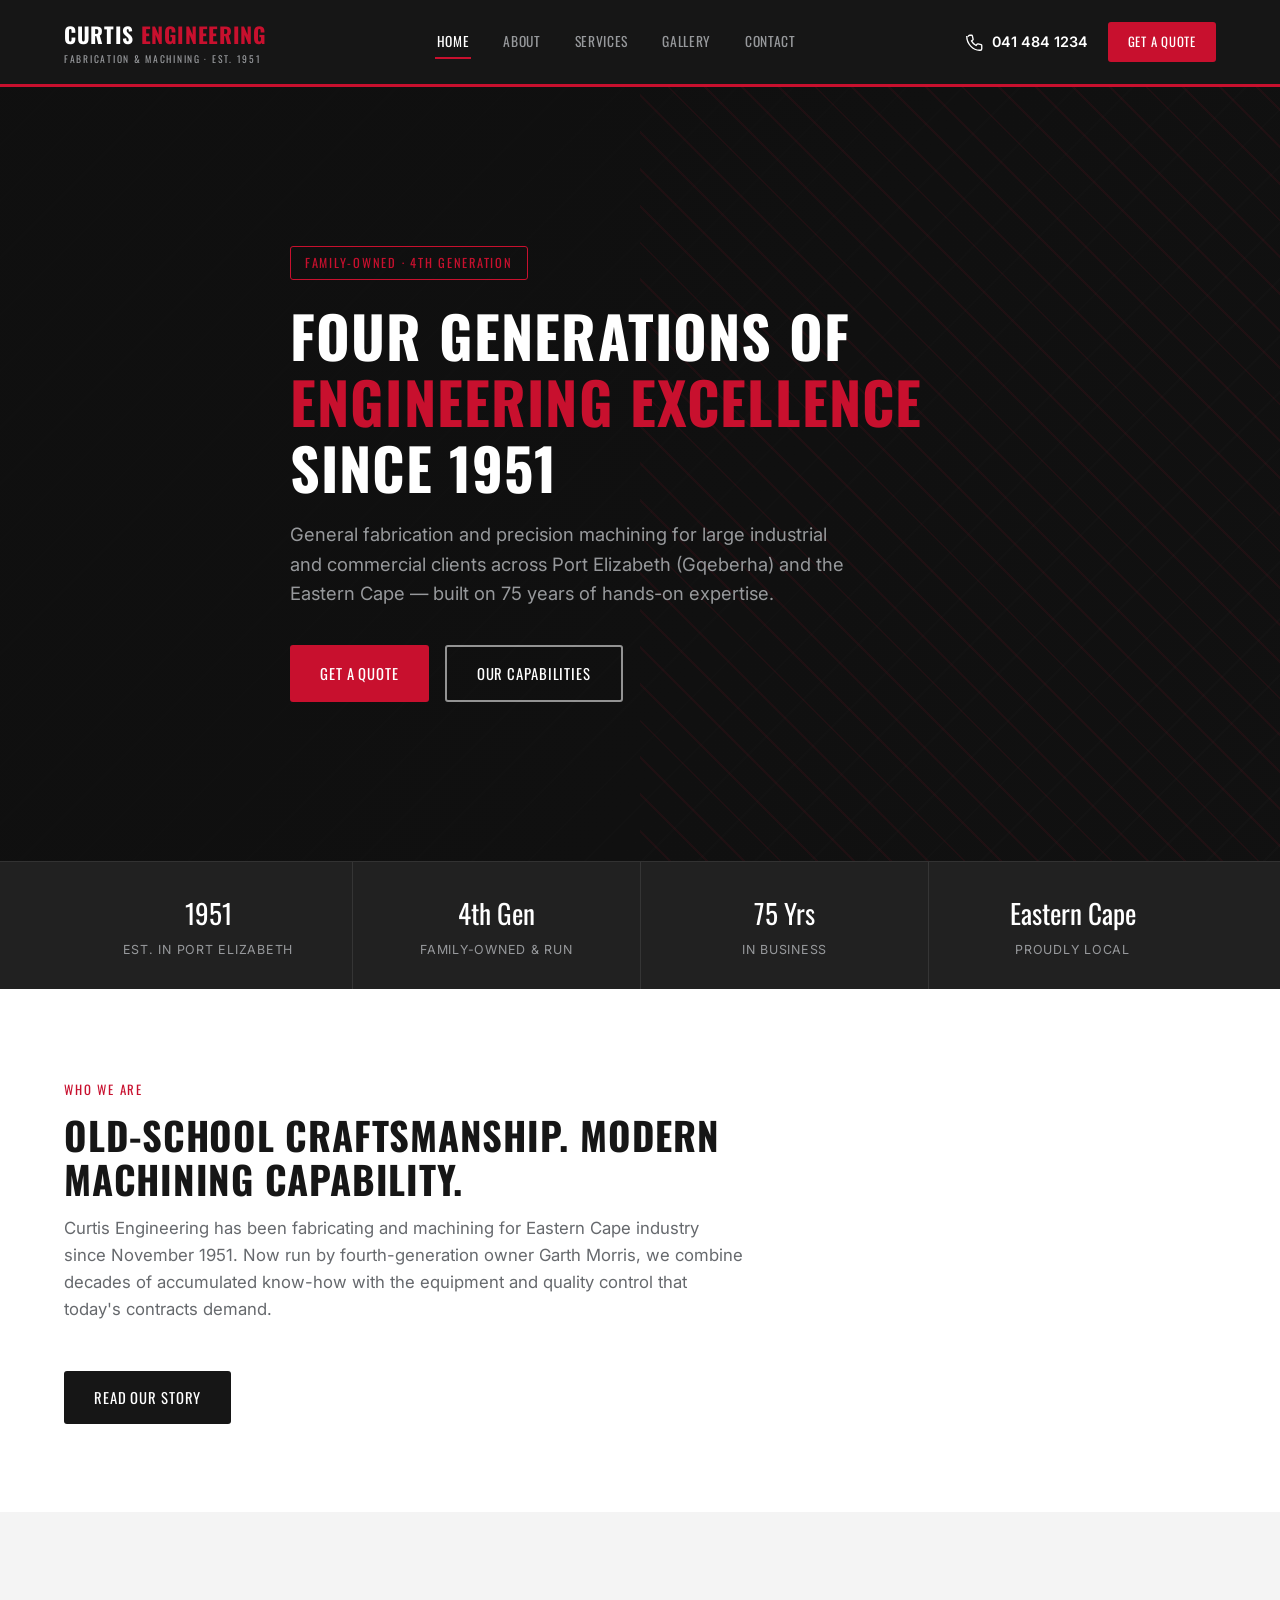
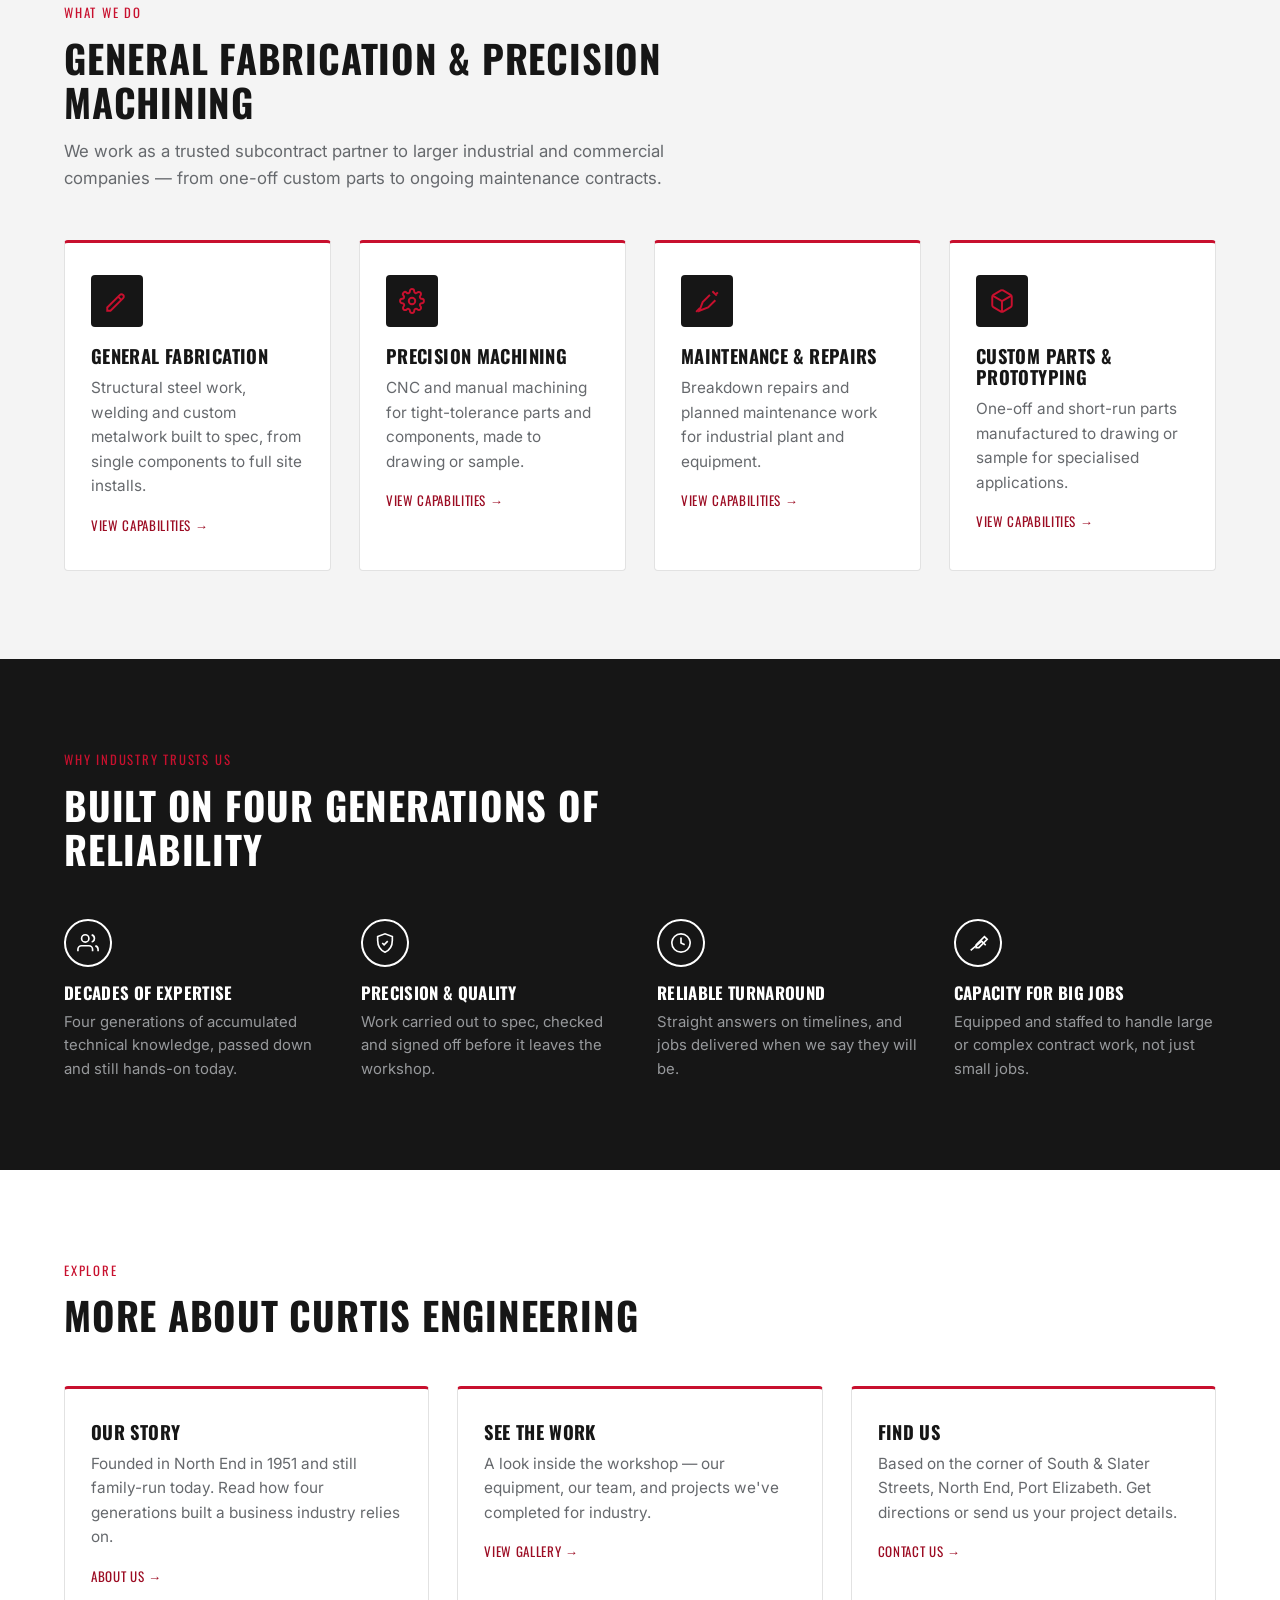
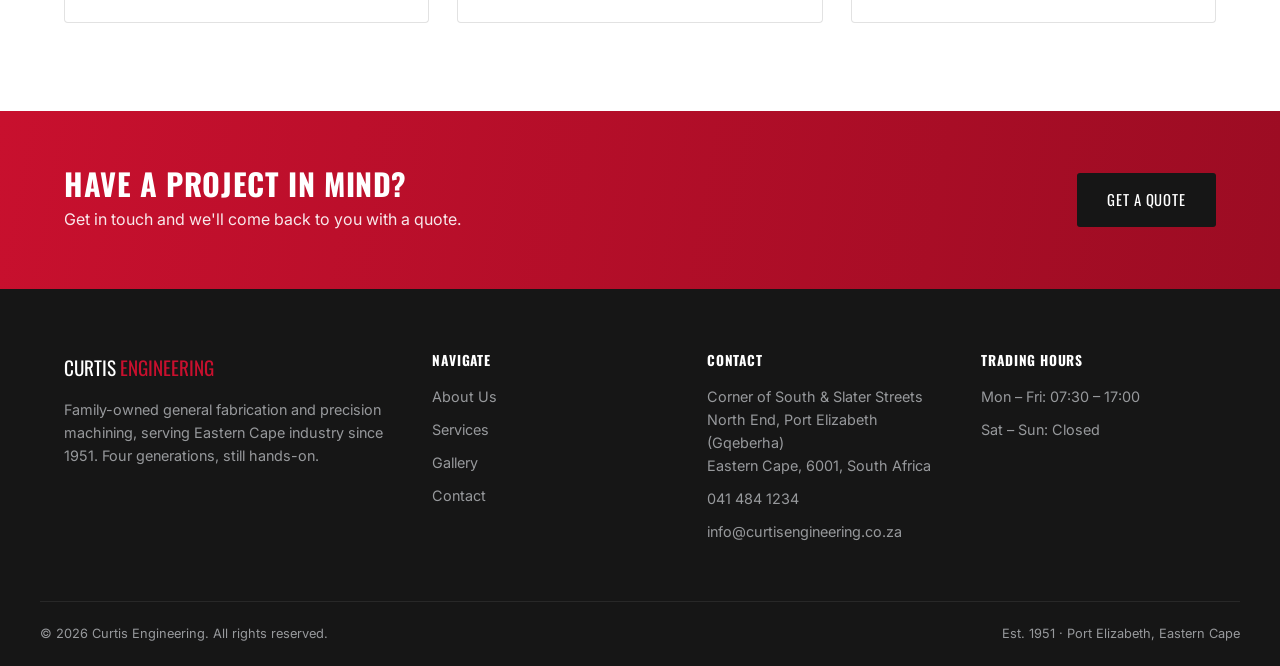
<file: index.html>
<!doctype html>
<html lang="en">
<head>
<meta charset="UTF-8">
<meta name="viewport" content="width=device-width, initial-scale=1">
<title>Curtis Engineering | Fabrication &amp; Machining, Port Elizabeth Since 1951</title>
<meta name="description" content="Family-owned fabrication and precision machining company in North End, Port Elizabeth (Gqeberha), serving industry across the Eastern Cape since 1951. Four generations of engineering expertise.">
<meta property="og:title" content="Curtis Engineering | Fabrication & Machining Since 1951">
<meta property="og:description" content="Four generations of engineering excellence. General fabrication and precision machining for industry in Port Elizabeth, Eastern Cape.">
<meta property="og:type" content="website">
<link rel="icon" type="image/svg+xml" href="assets/favicon.svg">
<link rel="stylesheet" href="css/style.css">
</head>
<body>

<header class="site-header">
  <nav class="nav">
    <a href="index.html" class="nav__logo">
      <span class="nav__logo-main">CURTIS<span> ENGINEERING</span></span>
      <span class="nav__logo-sub">Fabrication &amp; Machining · Est. 1951</span>
    </a>
    <ul class="nav__list">
      <li><a href="index.html" class="nav__link" aria-current="page">Home</a></li>
      <li><a href="about.html" class="nav__link">About</a></li>
      <li><a href="services.html" class="nav__link">Services</a></li>
      <li><a href="gallery.html" class="nav__link">Gallery</a></li>
      <li><a href="contact.html" class="nav__link">Contact</a></li>
      <li class="nav__list-cta"><a href="contact.html" class="btn btn--primary btn--sm">Get a Quote</a></li>
    </ul>
    <div class="nav__right">
      <a href="tel:+27414841234" class="nav__phone">
        <svg width="18" height="18" viewBox="0 0 24 24" fill="none" stroke="currentColor" stroke-width="1.8"><path d="M3 5c0-1.1.9-2 2-2h2.4c.5 0 .95.35 1.06.85l1 4.2c.1.44-.06.9-.42 1.18l-1.7 1.33a13.5 13.5 0 0 0 6.1 6.1l1.33-1.7c.28-.36.74-.52 1.18-.42l4.2 1c.5.11.85.56.85 1.06V21c0 1.1-.9 2-2 2h-1C9.4 23 1 14.6 1 4V5"/></svg>
        041 484 1234
      </a>
      <a href="contact.html" class="btn btn--primary btn--sm">Get a Quote</a>
      <button class="nav__toggle" aria-label="Toggle menu" aria-expanded="false">
        <span></span><span></span><span></span>
      </button>
    </div>
  </nav>
</header>

<main>

  <section class="hero">
    <div class="container">
      <div class="hero__content">
        <span class="hero__badge">Family-Owned &middot; 4th Generation</span>
        <h1 class="hero__title">Four Generations of <em>Engineering Excellence</em> Since 1951</h1>
        <p class="hero__subtitle">General fabrication and precision machining for large industrial and commercial clients across Port Elizabeth (Gqeberha) and the Eastern Cape — built on 75 years of hands-on expertise.</p>
        <div class="hero__actions">
          <a href="contact.html" class="btn btn--primary">Get a Quote</a>
          <a href="services.html" class="btn btn--outline">Our Capabilities</a>
        </div>
      </div>
    </div>
  </section>

  <div class="trust-bar">
    <div class="container trust-bar__grid">
      <div class="trust-bar__item">
        <div class="trust-bar__number">1951</div>
        <div class="trust-bar__label">Est. In Port Elizabeth</div>
      </div>
      <div class="trust-bar__item">
        <div class="trust-bar__number">4th Gen</div>
        <div class="trust-bar__label">Family-Owned &amp; Run</div>
      </div>
      <div class="trust-bar__item">
        <div class="trust-bar__number">75 Yrs</div>
        <div class="trust-bar__label">In Business</div>
      </div>
      <div class="trust-bar__item">
        <div class="trust-bar__number">Eastern Cape</div>
        <div class="trust-bar__label">Proudly Local</div>
      </div>
    </div>
  </div>

  <section class="section">
    <div class="container">
      <div class="section__header">
        <span class="section__eyebrow">Who We Are</span>
        <h2 class="section__title">Old-School Craftsmanship. Modern Machining Capability.</h2>
        <p class="section__subtitle">Curtis Engineering has been fabricating and machining for Eastern Cape industry since November 1951. Now run by fourth-generation owner Garth Morris, we combine decades of accumulated know-how with the equipment and quality control that today's contracts demand.</p>
      </div>
      <a href="about.html" class="btn btn--dark">Read Our Story</a>
    </div>
  </section>

  <section class="section section--alt">
    <div class="container">
      <div class="section__header">
        <span class="section__eyebrow">What We Do</span>
        <h2 class="section__title">General Fabrication &amp; Precision Machining</h2>
        <p class="section__subtitle">We work as a trusted subcontract partner to larger industrial and commercial companies — from one-off custom parts to ongoing maintenance contracts.</p>
      </div>
      <div class="card-grid">
        <div class="card">
          <div class="card__icon">
            <svg width="26" height="26" viewBox="0 0 24 24" fill="none" stroke="currentColor" stroke-width="1.8"><path d="M14.7 6.3 3 18v3h3L17.7 9.3a2 2 0 0 0 0-2.83l-.17-.17a2 2 0 0 0-2.83 0Z"/><path d="M13 8l3 3"/></svg>
          </div>
          <h3 class="card__title">General Fabrication</h3>
          <p class="card__text">Structural steel work, welding and custom metalwork built to spec, from single components to full site installs.</p>
          <a href="services.html" class="card__link">View Capabilities &rarr;</a>
        </div>
        <div class="card">
          <div class="card__icon">
            <svg width="26" height="26" viewBox="0 0 24 24" fill="none" stroke="currentColor" stroke-width="1.8"><circle cx="12" cy="12" r="3"/><path d="M19.4 15a1.65 1.65 0 0 0 .33 1.82l.06.06a2 2 0 1 1-2.83 2.83l-.06-.06a1.65 1.65 0 0 0-1.82-.33 1.65 1.65 0 0 0-1 1.51V21a2 2 0 0 1-4 0v-.09A1.65 1.65 0 0 0 9 19.4a1.65 1.65 0 0 0-1.82.33l-.06.06a2 2 0 1 1-2.83-2.83l.06-.06A1.65 1.65 0 0 0 4.68 15a1.65 1.65 0 0 0-1.51-1H3a2 2 0 0 1 0-4h.09A1.65 1.65 0 0 0 4.6 9a1.65 1.65 0 0 0-.33-1.82l-.06-.06a2 2 0 1 1 2.83-2.83l.06.06A1.65 1.65 0 0 0 9 4.68a1.65 1.65 0 0 0 1-1.51V3a2 2 0 0 1 4 0v.09a1.65 1.65 0 0 0 1 1.51 1.65 1.65 0 0 0 1.82-.33l.06-.06a2 2 0 1 1 2.83 2.83l-.06.06A1.65 1.65 0 0 0 19.4 9c.14.36.4.68.75.86.24.13.5.19.76.14H21a2 2 0 0 1 0 4h-.09a1.65 1.65 0 0 0-1.51 1Z"/></svg>
          </div>
          <h3 class="card__title">Precision Machining</h3>
          <p class="card__text">CNC and manual machining for tight-tolerance parts and components, made to drawing or sample.</p>
          <a href="services.html" class="card__link">View Capabilities &rarr;</a>
        </div>
        <div class="card">
          <div class="card__icon">
            <svg width="26" height="26" viewBox="0 0 24 24" fill="none" stroke="currentColor" stroke-width="1.8"><path d="M14.7 6.3 8 13l-3 8 8-3 6.7-6.7"/><path d="M2 22l3.5-3.5"/><path d="m17 3 4 4"/><path d="M20.5 5.5 22 4"/></svg>
          </div>
          <h3 class="card__title">Maintenance &amp; Repairs</h3>
          <p class="card__text">Breakdown repairs and planned maintenance work for industrial plant and equipment.</p>
          <a href="services.html" class="card__link">View Capabilities &rarr;</a>
        </div>
        <div class="card">
          <div class="card__icon">
            <svg width="26" height="26" viewBox="0 0 24 24" fill="none" stroke="currentColor" stroke-width="1.8"><path d="M21 16V8a2 2 0 0 0-1-1.73l-7-4a2 2 0 0 0-2 0l-7 4A2 2 0 0 0 3 8v8a2 2 0 0 0 1 1.73l7 4a2 2 0 0 0 2 0l7-4A2 2 0 0 0 21 16Z"/><path d="M3.27 6.96 12 12l8.73-5.04"/><path d="M12 22.08V12"/></svg>
          </div>
          <h3 class="card__title">Custom Parts &amp; Prototyping</h3>
          <p class="card__text">One-off and short-run parts manufactured to drawing or sample for specialised applications.</p>
          <a href="services.html" class="card__link">View Capabilities &rarr;</a>
        </div>
      </div>
    </div>
  </section>

  <section class="section section--dark">
    <div class="container">
      <div class="section__header">
        <span class="section__eyebrow">Why Industry Trusts Us</span>
        <h2 class="section__title">Built On Four Generations Of Reliability</h2>
      </div>
      <div class="feature-row">
        <div class="feature">
          <div class="feature__icon">
            <svg width="22" height="22" viewBox="0 0 24 24" fill="none" stroke="currentColor" stroke-width="1.8"><path d="M17 21v-2a4 4 0 0 0-4-4H5a4 4 0 0 0-4 4v2"/><circle cx="9" cy="7" r="4"/><path d="M23 21v-2a4 4 0 0 0-3-3.87"/><path d="M16 3.13a4 4 0 0 1 0 7.75"/></svg>
          </div>
          <h3>Decades Of Expertise</h3>
          <p>Four generations of accumulated technical knowledge, passed down and still hands-on today.</p>
        </div>
        <div class="feature">
          <div class="feature__icon">
            <svg width="22" height="22" viewBox="0 0 24 24" fill="none" stroke="currentColor" stroke-width="1.8"><path d="m9 12 2 2 4-4"/><path d="M12 22c6-2.5 8-7.5 8-13V5l-8-3-8 3v4c0 5.5 2 10.5 8 13Z"/></svg>
          </div>
          <h3>Precision &amp; Quality</h3>
          <p>Work carried out to spec, checked and signed off before it leaves the workshop.</p>
        </div>
        <div class="feature">
          <div class="feature__icon">
            <svg width="22" height="22" viewBox="0 0 24 24" fill="none" stroke="currentColor" stroke-width="1.8"><circle cx="12" cy="12" r="10"/><path d="M12 6v6l4 2"/></svg>
          </div>
          <h3>Reliable Turnaround</h3>
          <p>Straight answers on timelines, and jobs delivered when we say they will be.</p>
        </div>
        <div class="feature">
          <div class="feature__icon">
            <svg width="22" height="22" viewBox="0 0 24 24" fill="none" stroke="currentColor" stroke-width="1.8"><path d="M20.4 14.5 16 10 4 20"/><path d="m21 7-2-2-9 9v3h3l9-9Z"/></svg>
          </div>
          <h3>Capacity For Big Jobs</h3>
          <p>Equipped and staffed to handle large or complex contract work, not just small jobs.</p>
        </div>
      </div>
    </div>
  </section>

  <section class="section">
    <div class="container">
      <div class="section__header">
        <span class="section__eyebrow">Explore</span>
        <h2 class="section__title">More About Curtis Engineering</h2>
      </div>
      <div class="card-grid">
        <div class="card">
          <h3 class="card__title">Our Story</h3>
          <p class="card__text">Founded in North End in 1951 and still family-run today. Read how four generations built a business industry relies on.</p>
          <a href="about.html" class="card__link">About Us &rarr;</a>
        </div>
        <div class="card">
          <h3 class="card__title">See The Work</h3>
          <p class="card__text">A look inside the workshop — our equipment, our team, and projects we've completed for industry.</p>
          <a href="gallery.html" class="card__link">View Gallery &rarr;</a>
        </div>
        <div class="card">
          <h3 class="card__title">Find Us</h3>
          <p class="card__text">Based on the corner of South &amp; Slater Streets, North End, Port Elizabeth. Get directions or send us your project details.</p>
          <a href="contact.html" class="card__link">Contact Us &rarr;</a>
        </div>
      </div>
    </div>
  </section>

  <div class="cta-banner">
    <div class="container cta-banner__inner">
      <div>
        <h2>Have A Project In Mind?</h2>
        <p>Get in touch and we'll come back to you with a quote.</p>
      </div>
      <a href="contact.html" class="btn btn--dark">Get A Quote</a>
    </div>
  </div>

</main>

<footer class="site-footer">
  <div class="container footer__grid">
    <div class="footer__col">
      <div class="footer__logo">CURTIS<span> ENGINEERING</span></div>
      <p>Family-owned general fabrication and precision machining, serving Eastern Cape industry since 1951. Four generations, still hands-on.</p>
    </div>
    <div class="footer__col">
      <h4>Navigate</h4>
      <ul>
        <li><a href="about.html">About Us</a></li>
        <li><a href="services.html">Services</a></li>
        <li><a href="gallery.html">Gallery</a></li>
        <li><a href="contact.html">Contact</a></li>
      </ul>
    </div>
    <div class="footer__col">
      <h4>Contact</h4>
      <p>Corner of South &amp; Slater Streets<br>North End, Port Elizabeth (Gqeberha)<br>Eastern Cape, 6001, South Africa</p>
      <p><a href="tel:+27414841234">041 484 1234</a></p>
      <p><a href="mailto:info@curtisengineering.co.za">info@curtisengineering.co.za</a></p>
    </div>
    <div class="footer__col">
      <h4>Trading Hours</h4>
      <p>Mon &ndash; Fri: 07:30 &ndash; 17:00</p>
      <p>Sat &ndash; Sun: Closed</p>
    </div>
  </div>
  <div class="container footer__bottom">
    <span>&copy; <span id="year"></span> Curtis Engineering. All rights reserved.</span>
    <span>Est. 1951 &middot; Port Elizabeth, Eastern Cape</span>
  </div>
</footer>

<script src="js/main.js"></script>
</body>
</html>
</file>
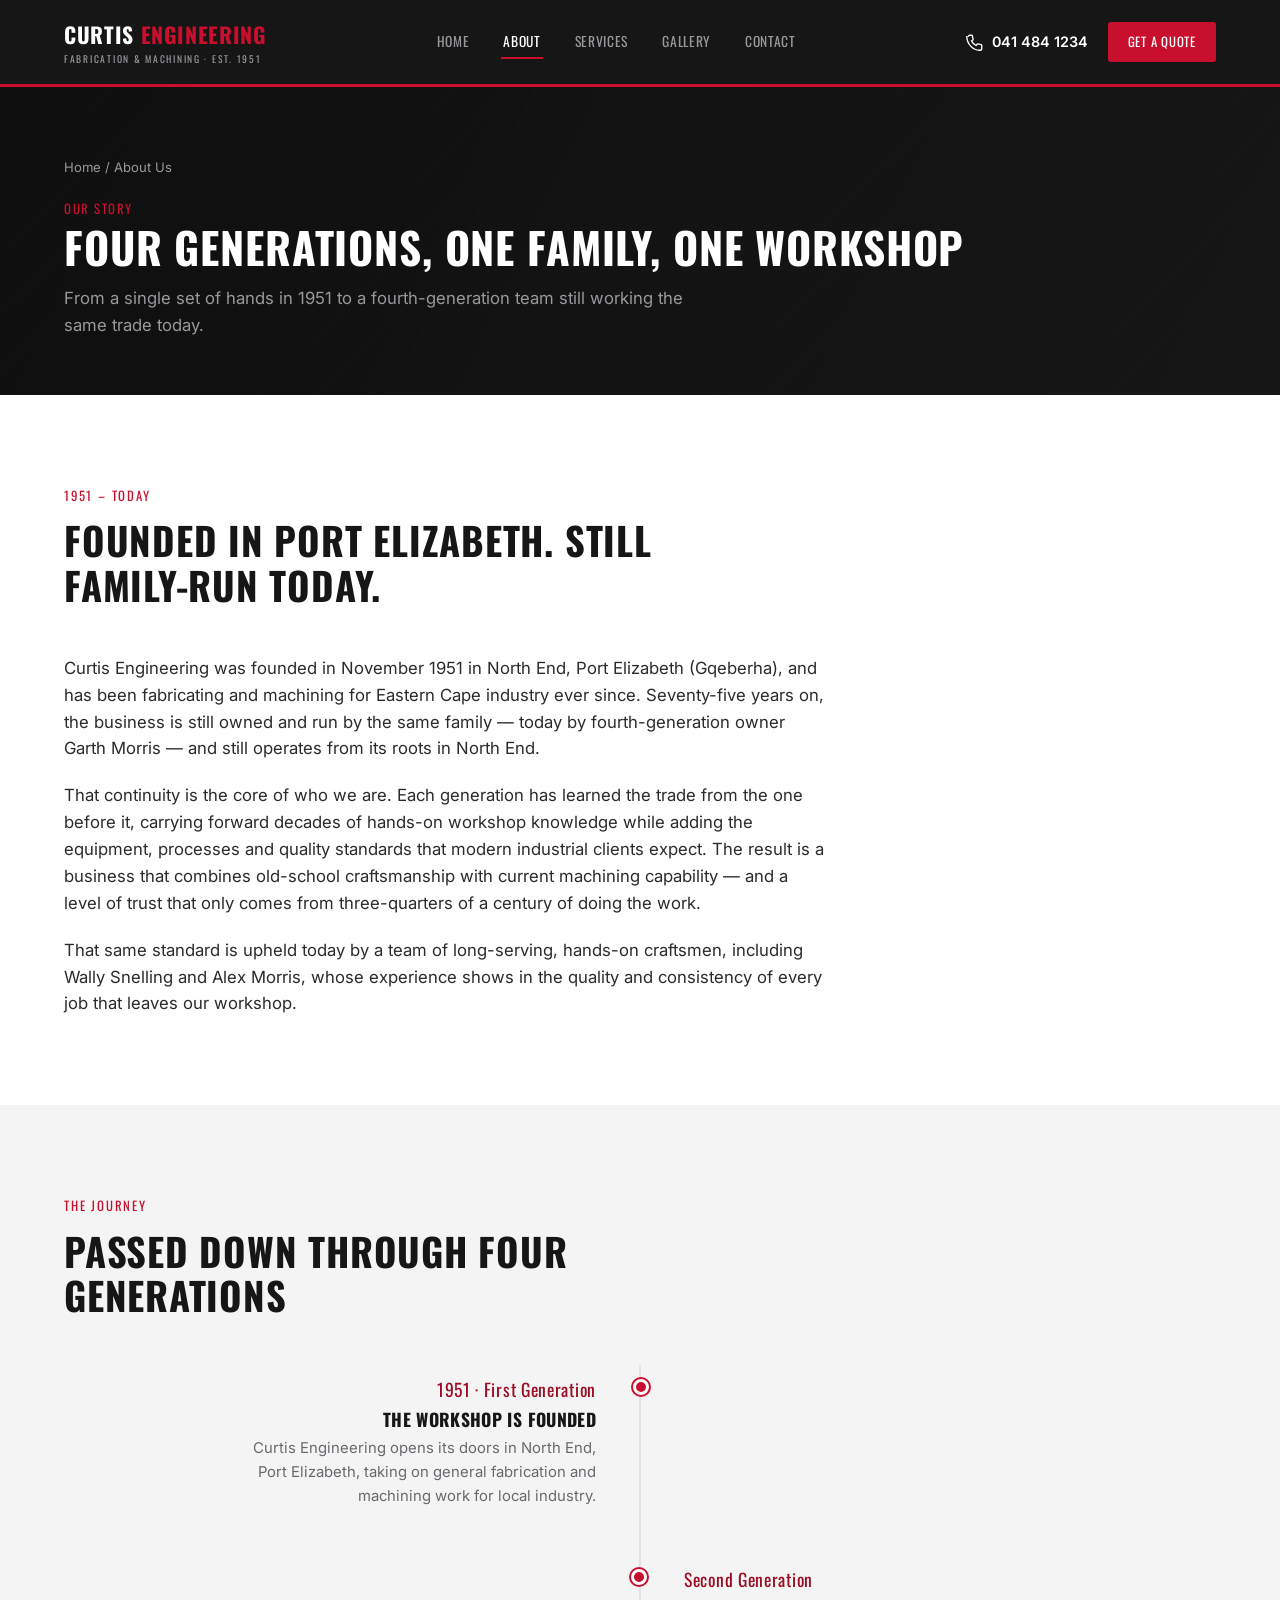
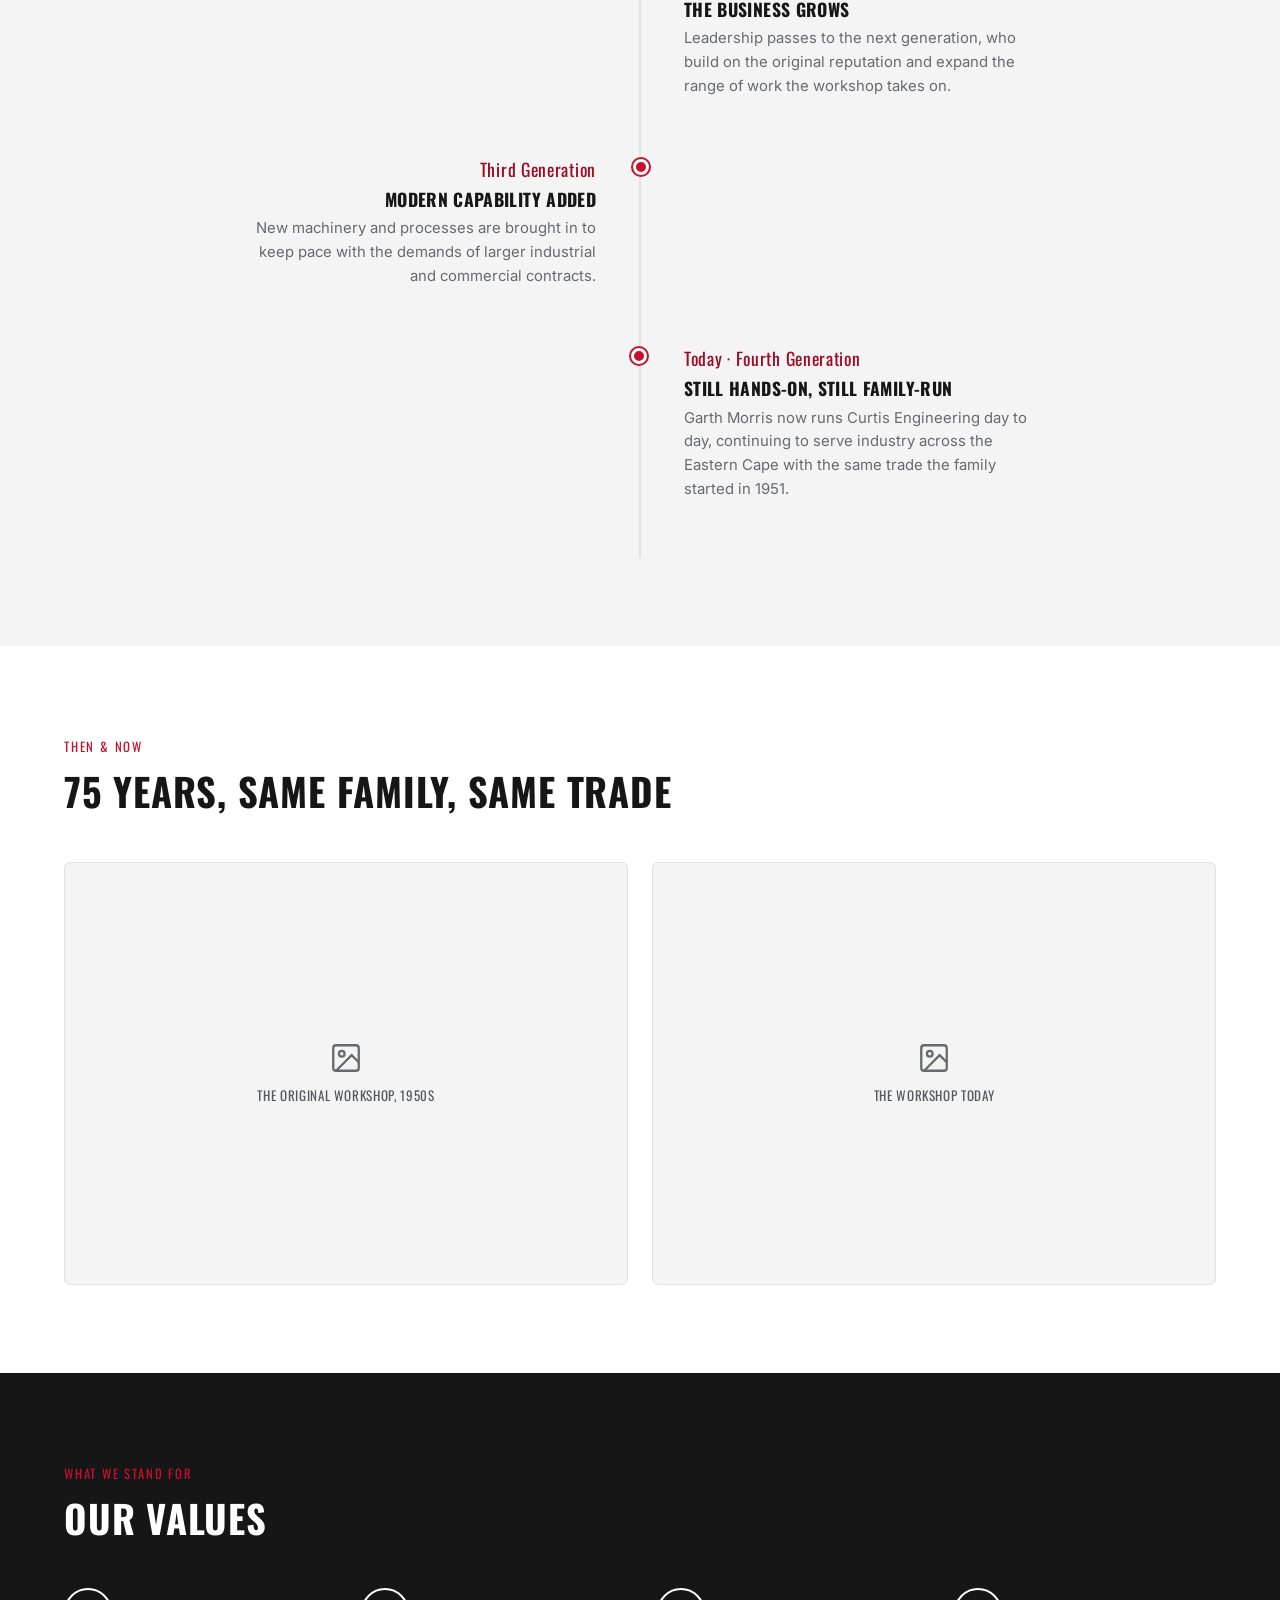
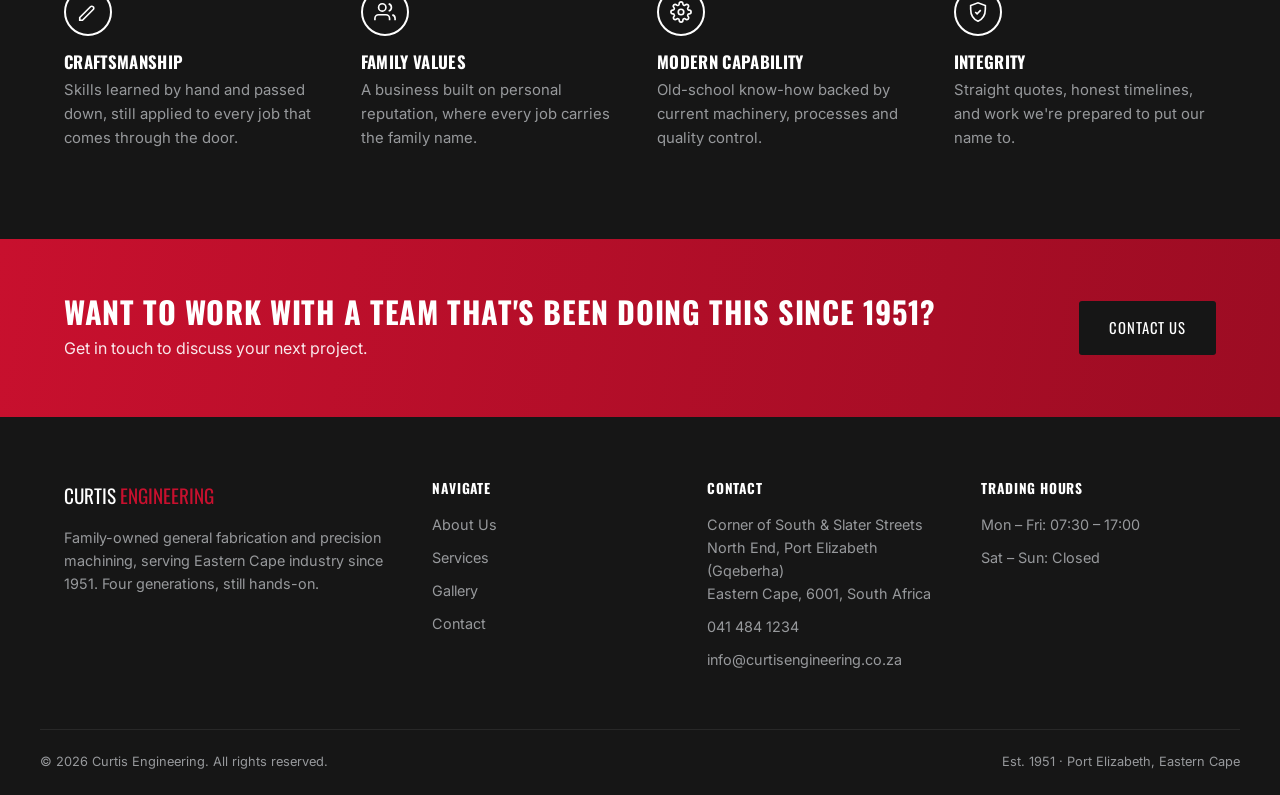
<file: about.html>
<!doctype html>
<html lang="en">
<head>
<meta charset="UTF-8">
<meta name="viewport" content="width=device-width, initial-scale=1">
<title>About Us | Curtis Engineering &mdash; Four Generations Since 1951</title>
<meta name="description" content="The story of Curtis Engineering: founded in November 1951 in Port Elizabeth, now run by fourth-generation owner Garth Morris, combining old-school craftsmanship with modern machining capability.">
<link rel="icon" type="image/svg+xml" href="assets/favicon.svg">
<link rel="stylesheet" href="css/style.css">
</head>
<body>

<header class="site-header">
  <nav class="nav">
    <a href="index.html" class="nav__logo">
      <span class="nav__logo-main">CURTIS<span> ENGINEERING</span></span>
      <span class="nav__logo-sub">Fabrication &amp; Machining · Est. 1951</span>
    </a>
    <ul class="nav__list">
      <li><a href="index.html" class="nav__link">Home</a></li>
      <li><a href="about.html" class="nav__link" aria-current="page">About</a></li>
      <li><a href="services.html" class="nav__link">Services</a></li>
      <li><a href="gallery.html" class="nav__link">Gallery</a></li>
      <li><a href="contact.html" class="nav__link">Contact</a></li>
      <li class="nav__list-cta"><a href="contact.html" class="btn btn--primary btn--sm">Get a Quote</a></li>
    </ul>
    <div class="nav__right">
      <a href="tel:+27414841234" class="nav__phone">
        <svg width="18" height="18" viewBox="0 0 24 24" fill="none" stroke="currentColor" stroke-width="1.8"><path d="M3 5c0-1.1.9-2 2-2h2.4c.5 0 .95.35 1.06.85l1 4.2c.1.44-.06.9-.42 1.18l-1.7 1.33a13.5 13.5 0 0 0 6.1 6.1l1.33-1.7c.28-.36.74-.52 1.18-.42l4.2 1c.5.11.85.56.85 1.06V21c0 1.1-.9 2-2 2h-1C9.4 23 1 14.6 1 4V5"/></svg>
        041 484 1234
      </a>
      <a href="contact.html" class="btn btn--primary btn--sm">Get a Quote</a>
      <button class="nav__toggle" aria-label="Toggle menu" aria-expanded="false">
        <span></span><span></span><span></span>
      </button>
    </div>
  </nav>
</header>

<main>

  <div class="page-header">
    <div class="container">
      <div class="breadcrumb"><a href="index.html">Home</a> / About Us</div>
      <span class="page-header__eyebrow">Our Story</span>
      <h1>Four Generations, One Family, One Workshop</h1>
      <p>From a single set of hands in 1951 to a fourth-generation team still working the same trade today.</p>
    </div>
  </div>

  <section class="section">
    <div class="container">
      <div class="section__header">
        <span class="section__eyebrow">1951 &ndash; Today</span>
        <h2 class="section__title">Founded In Port Elizabeth. Still Family-Run Today.</h2>
      </div>
      <p style="max-width:760px; font-size:1.05rem; color:var(--text-body); margin-bottom:20px;">
        Curtis Engineering was founded in November 1951 in North End, Port Elizabeth (Gqeberha), and has been fabricating and machining for Eastern Cape industry ever since. Seventy-five years on, the business is still owned and run by the same family &mdash; today by fourth-generation owner Garth Morris &mdash; and still operates from its roots in North End.
      </p>
      <p style="max-width:760px; font-size:1.05rem; color:var(--text-body); margin-bottom:20px;">
        That continuity is the core of who we are. Each generation has learned the trade from the one before it, carrying forward decades of hands-on workshop knowledge while adding the equipment, processes and quality standards that modern industrial clients expect. The result is a business that combines old-school craftsmanship with current machining capability &mdash; and a level of trust that only comes from three-quarters of a century of doing the work.
      </p>
      <p style="max-width:760px; font-size:1.05rem; color:var(--text-body);">
        That same standard is upheld today by a team of long-serving, hands-on craftsmen, including Wally Snelling and Alex Morris, whose experience shows in the quality and consistency of every job that leaves our workshop.
      </p>
    </div>
  </section>

  <section class="section section--alt">
    <div class="container">
      <div class="section__header">
        <span class="section__eyebrow">The Journey</span>
        <h2 class="section__title">Passed Down Through Four Generations</h2>
      </div>
      <div class="timeline">
        <div class="timeline__item">
          <span class="timeline__dot"></span>
          <div class="timeline__year">1951 &middot; First Generation</div>
          <h3>The Workshop Is Founded</h3>
          <p>Curtis Engineering opens its doors in North End, Port Elizabeth, taking on general fabrication and machining work for local industry.</p>
        </div>
        <div class="timeline__item">
          <span class="timeline__dot"></span>
          <div class="timeline__year">Second Generation</div>
          <h3>The Business Grows</h3>
          <p>Leadership passes to the next generation, who build on the original reputation and expand the range of work the workshop takes on.</p>
        </div>
        <div class="timeline__item">
          <span class="timeline__dot"></span>
          <div class="timeline__year">Third Generation</div>
          <h3>Modern Capability Added</h3>
          <p>New machinery and processes are brought in to keep pace with the demands of larger industrial and commercial contracts.</p>
        </div>
        <div class="timeline__item">
          <span class="timeline__dot"></span>
          <div class="timeline__year">Today &middot; Fourth Generation</div>
          <h3>Still Hands-On, Still Family-Run</h3>
          <p>Garth Morris now runs Curtis Engineering day to day, continuing to serve industry across the Eastern Cape with the same trade the family started in 1951.</p>
        </div>
      </div>
    </div>
  </section>

  <section class="section">
    <div class="container">
      <div class="section__header">
        <span class="section__eyebrow">Then &amp; Now</span>
        <h2 class="section__title">75 Years, Same Family, Same Trade</h2>
      </div>
      <div class="then-now">
        <div class="then-now__frame">
          <svg width="34" height="34" viewBox="0 0 24 24" fill="none" stroke="currentColor" stroke-width="1.6"><rect x="3" y="3" width="18" height="18" rx="2"/><circle cx="9" cy="9" r="2"/><path d="m21 15-5-5L5 21"/></svg>
          <span class="label">The Original Workshop, 1950s</span>
        </div>
        <div class="then-now__frame">
          <svg width="34" height="34" viewBox="0 0 24 24" fill="none" stroke="currentColor" stroke-width="1.6"><rect x="3" y="3" width="18" height="18" rx="2"/><circle cx="9" cy="9" r="2"/><path d="m21 15-5-5L5 21"/></svg>
          <span class="label">The Workshop Today</span>
        </div>
      </div>
    </div>
  </section>

  <section class="section section--dark">
    <div class="container">
      <div class="section__header">
        <span class="section__eyebrow">What We Stand For</span>
        <h2 class="section__title">Our Values</h2>
      </div>
      <div class="feature-row">
        <div class="feature">
          <div class="feature__icon">
            <svg width="22" height="22" viewBox="0 0 24 24" fill="none" stroke="currentColor" stroke-width="1.8"><path d="M14.7 6.3 3 18v3h3L17.7 9.3a2 2 0 0 0 0-2.83l-.17-.17a2 2 0 0 0-2.83 0Z"/></svg>
          </div>
          <h3>Craftsmanship</h3>
          <p>Skills learned by hand and passed down, still applied to every job that comes through the door.</p>
        </div>
        <div class="feature">
          <div class="feature__icon">
            <svg width="22" height="22" viewBox="0 0 24 24" fill="none" stroke="currentColor" stroke-width="1.8"><path d="M17 21v-2a4 4 0 0 0-4-4H5a4 4 0 0 0-4 4v2"/><circle cx="9" cy="7" r="4"/><path d="M23 21v-2a4 4 0 0 0-3-3.87"/><path d="M16 3.13a4 4 0 0 1 0 7.75"/></svg>
          </div>
          <h3>Family Values</h3>
          <p>A business built on personal reputation, where every job carries the family name.</p>
        </div>
        <div class="feature">
          <div class="feature__icon">
            <svg width="22" height="22" viewBox="0 0 24 24" fill="none" stroke="currentColor" stroke-width="1.8"><circle cx="12" cy="12" r="3"/><path d="M19.4 15a1.65 1.65 0 0 0 .33 1.82l.06.06a2 2 0 1 1-2.83 2.83l-.06-.06a1.65 1.65 0 0 0-1.82-.33 1.65 1.65 0 0 0-1 1.51V21a2 2 0 0 1-4 0v-.09A1.65 1.65 0 0 0 9 19.4a1.65 1.65 0 0 0-1.82.33l-.06.06a2 2 0 1 1-2.83-2.83l.06-.06A1.65 1.65 0 0 0 4.68 15a1.65 1.65 0 0 0-1.51-1H3a2 2 0 0 1 0-4h.09A1.65 1.65 0 0 0 4.6 9a1.65 1.65 0 0 0-.33-1.82l-.06-.06a2 2 0 1 1 2.83-2.83l.06.06A1.65 1.65 0 0 0 9 4.68a1.65 1.65 0 0 0 1-1.51V3a2 2 0 0 1 4 0v.09a1.65 1.65 0 0 0 1 1.51 1.65 1.65 0 0 0 1.82-.33l.06-.06a2 2 0 1 1 2.83 2.83l-.06.06A1.65 1.65 0 0 0 19.4 9c.14.36.4.68.75.86.24.13.5.19.76.14H21a2 2 0 0 1 0 4h-.09a1.65 1.65 0 0 0-1.51 1Z"/></svg>
          </div>
          <h3>Modern Capability</h3>
          <p>Old-school know-how backed by current machinery, processes and quality control.</p>
        </div>
        <div class="feature">
          <div class="feature__icon">
            <svg width="22" height="22" viewBox="0 0 24 24" fill="none" stroke="currentColor" stroke-width="1.8"><path d="m9 12 2 2 4-4"/><path d="M12 22c6-2.5 8-7.5 8-13V5l-8-3-8 3v4c0 5.5 2 10.5 8 13Z"/></svg>
          </div>
          <h3>Integrity</h3>
          <p>Straight quotes, honest timelines, and work we're prepared to put our name to.</p>
        </div>
      </div>
    </div>
  </section>

  <div class="cta-banner">
    <div class="container cta-banner__inner">
      <div>
        <h2>Want To Work With A Team That's Been Doing This Since 1951?</h2>
        <p>Get in touch to discuss your next project.</p>
      </div>
      <a href="contact.html" class="btn btn--dark">Contact Us</a>
    </div>
  </div>

</main>

<footer class="site-footer">
  <div class="container footer__grid">
    <div class="footer__col">
      <div class="footer__logo">CURTIS<span> ENGINEERING</span></div>
      <p>Family-owned general fabrication and precision machining, serving Eastern Cape industry since 1951. Four generations, still hands-on.</p>
    </div>
    <div class="footer__col">
      <h4>Navigate</h4>
      <ul>
        <li><a href="about.html">About Us</a></li>
        <li><a href="services.html">Services</a></li>
        <li><a href="gallery.html">Gallery</a></li>
        <li><a href="contact.html">Contact</a></li>
      </ul>
    </div>
    <div class="footer__col">
      <h4>Contact</h4>
      <p>Corner of South &amp; Slater Streets<br>North End, Port Elizabeth (Gqeberha)<br>Eastern Cape, 6001, South Africa</p>
      <p><a href="tel:+27414841234">041 484 1234</a></p>
      <p><a href="mailto:info@curtisengineering.co.za">info@curtisengineering.co.za</a></p>
    </div>
    <div class="footer__col">
      <h4>Trading Hours</h4>
      <p>Mon &ndash; Fri: 07:30 &ndash; 17:00</p>
      <p>Sat &ndash; Sun: Closed</p>
    </div>
  </div>
  <div class="container footer__bottom">
    <span>&copy; <span id="year"></span> Curtis Engineering. All rights reserved.</span>
    <span>Est. 1951 &middot; Port Elizabeth, Eastern Cape</span>
  </div>
</footer>

<script src="js/main.js"></script>
</body>
</html>
</file>
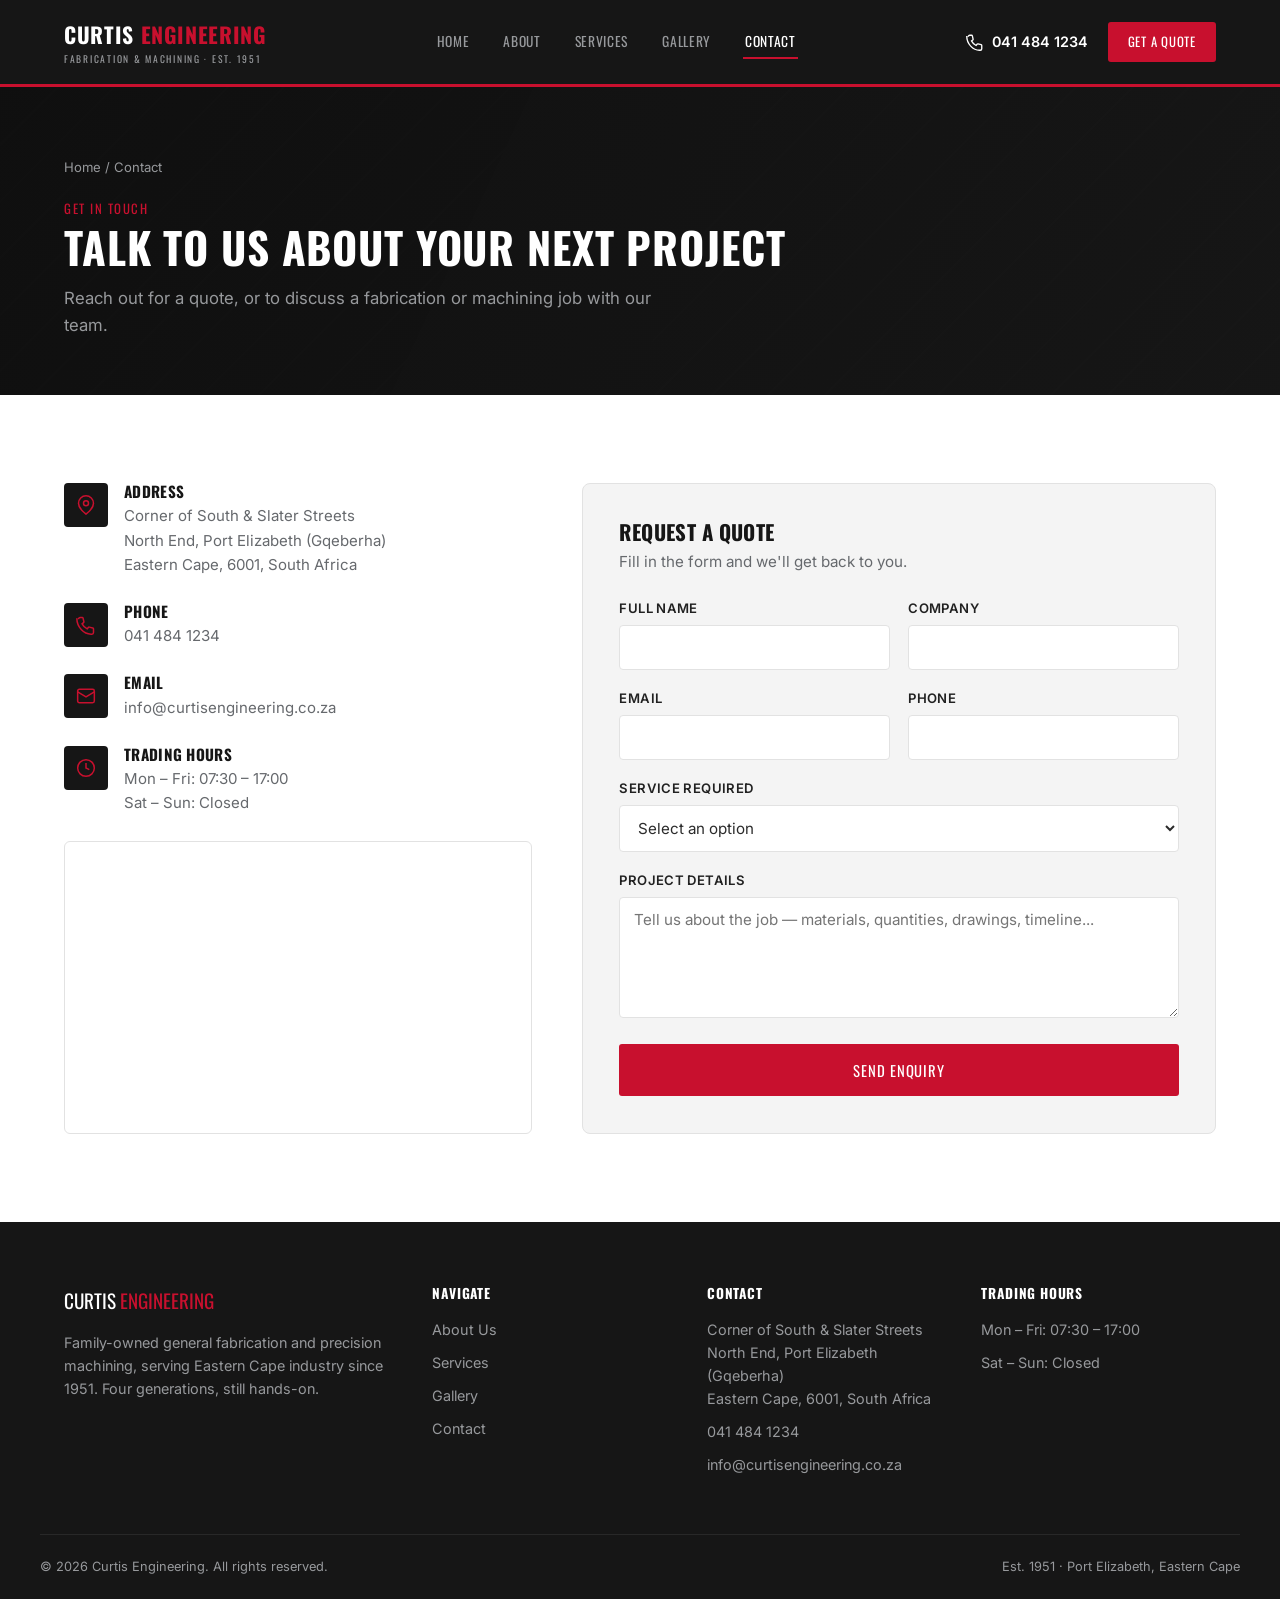
<file: contact.html>
<!doctype html>
<html lang="en">
<head>
<meta charset="UTF-8">
<meta name="viewport" content="width=device-width, initial-scale=1">
<title>Contact Us | Curtis Engineering &mdash; Port Elizabeth</title>
<meta name="description" content="Contact Curtis Engineering for a fabrication or machining quote. Corner of South & Slater Streets, North End, Port Elizabeth (Gqeberha), Eastern Cape.">
<link rel="icon" type="image/svg+xml" href="assets/favicon.svg">
<link rel="stylesheet" href="css/style.css">
</head>
<body>

<header class="site-header">
  <nav class="nav">
    <a href="index.html" class="nav__logo">
      <span class="nav__logo-main">CURTIS<span> ENGINEERING</span></span>
      <span class="nav__logo-sub">Fabrication &amp; Machining · Est. 1951</span>
    </a>
    <ul class="nav__list">
      <li><a href="index.html" class="nav__link">Home</a></li>
      <li><a href="about.html" class="nav__link">About</a></li>
      <li><a href="services.html" class="nav__link">Services</a></li>
      <li><a href="gallery.html" class="nav__link">Gallery</a></li>
      <li><a href="contact.html" class="nav__link" aria-current="page">Contact</a></li>
      <li class="nav__list-cta"><a href="contact.html" class="btn btn--primary btn--sm">Get a Quote</a></li>
    </ul>
    <div class="nav__right">
      <a href="tel:+27414841234" class="nav__phone">
        <svg width="18" height="18" viewBox="0 0 24 24" fill="none" stroke="currentColor" stroke-width="1.8"><path d="M3 5c0-1.1.9-2 2-2h2.4c.5 0 .95.35 1.06.85l1 4.2c.1.44-.06.9-.42 1.18l-1.7 1.33a13.5 13.5 0 0 0 6.1 6.1l1.33-1.7c.28-.36.74-.52 1.18-.42l4.2 1c.5.11.85.56.85 1.06V21c0 1.1-.9 2-2 2h-1C9.4 23 1 14.6 1 4V5"/></svg>
        041 484 1234
      </a>
      <a href="contact.html" class="btn btn--primary btn--sm">Get a Quote</a>
      <button class="nav__toggle" aria-label="Toggle menu" aria-expanded="false">
        <span></span><span></span><span></span>
      </button>
    </div>
  </nav>
</header>

<main>

  <div class="page-header">
    <div class="container">
      <div class="breadcrumb"><a href="index.html">Home</a> / Contact</div>
      <span class="page-header__eyebrow">Get In Touch</span>
      <h1>Talk To Us About Your Next Project</h1>
      <p>Reach out for a quote, or to discuss a fabrication or machining job with our team.</p>
    </div>
  </div>

  <section class="section">
    <div class="container">
      <div class="contact-grid">
        <div class="contact-info">
          <div class="contact-info__item">
            <div class="contact-info__icon">
              <svg width="20" height="20" viewBox="0 0 24 24" fill="none" stroke="currentColor" stroke-width="1.8"><path d="M21 10c0 6-9 13-9 13s-9-7-9-13a9 9 0 0 1 18 0Z"/><circle cx="12" cy="10" r="3"/></svg>
            </div>
            <div>
              <h3>Address</h3>
              <p>Corner of South &amp; Slater Streets<br>North End, Port Elizabeth (Gqeberha)<br>Eastern Cape, 6001, South Africa</p>
            </div>
          </div>
          <div class="contact-info__item">
            <div class="contact-info__icon">
              <svg width="20" height="20" viewBox="0 0 24 24" fill="none" stroke="currentColor" stroke-width="1.8"><path d="M3 5c0-1.1.9-2 2-2h2.4c.5 0 .95.35 1.06.85l1 4.2c.1.44-.06.9-.42 1.18l-1.7 1.33a13.5 13.5 0 0 0 6.1 6.1l1.33-1.7c.28-.36.74-.52 1.18-.42l4.2 1c.5.11.85.56.85 1.06V21c0 1.1-.9 2-2 2h-1C9.4 23 1 14.6 1 4V5"/></svg>
            </div>
            <div>
              <h3>Phone</h3>
              <p><a href="tel:+27414841234">041 484 1234</a></p>
            </div>
          </div>
          <div class="contact-info__item">
            <div class="contact-info__icon">
              <svg width="20" height="20" viewBox="0 0 24 24" fill="none" stroke="currentColor" stroke-width="1.8"><rect x="2" y="4" width="20" height="16" rx="2"/><path d="m22 7-10 6L2 7"/></svg>
            </div>
            <div>
              <h3>Email</h3>
              <p><a href="mailto:info@curtisengineering.co.za">info@curtisengineering.co.za</a></p>
            </div>
          </div>
          <div class="contact-info__item">
            <div class="contact-info__icon">
              <svg width="20" height="20" viewBox="0 0 24 24" fill="none" stroke="currentColor" stroke-width="1.8"><circle cx="12" cy="12" r="10"/><path d="M12 6v6l4 2"/></svg>
            </div>
            <div>
              <h3>Trading Hours</h3>
              <p>Mon &ndash; Fri: 07:30 &ndash; 17:00<br>Sat &ndash; Sun: Closed</p>
            </div>
          </div>

          <div class="map-embed">
            <iframe
              src="https://www.google.com/maps?q=Corner+of+South+%26+Slater+Streets,+North+End,+Port+Elizabeth,+6001,+South+Africa&output=embed"
              title="Curtis Engineering location map"
              loading="lazy"
              referrerpolicy="no-referrer-when-downgrade">
            </iframe>
          </div>
        </div>

        <div class="form-card">
          <h2 style="font-size:1.3rem; margin-bottom:6px;">Request A Quote</h2>
          <p style="color:var(--text-muted); font-size:0.95rem; margin-bottom:24px;">Fill in the form and we'll get back to you.</p>
          <form id="contact-form">
            <div class="form-row">
              <div class="form-group">
                <label for="name">Full Name</label>
                <input type="text" id="name" name="name" required>
              </div>
              <div class="form-group">
                <label for="company">Company</label>
                <input type="text" id="company" name="company">
              </div>
            </div>
            <div class="form-row">
              <div class="form-group">
                <label for="email">Email</label>
                <input type="email" id="email" name="email" required>
              </div>
              <div class="form-group">
                <label for="phone">Phone</label>
                <input type="tel" id="phone" name="phone">
              </div>
            </div>
            <div class="form-group">
              <label for="service">Service Required</label>
              <select id="service" name="service">
                <option value="">Select an option</option>
                <option value="fabrication">General Fabrication</option>
                <option value="machining">Precision Machining</option>
                <option value="maintenance">Maintenance &amp; Repairs</option>
                <option value="custom">Custom Parts / Prototyping</option>
                <option value="other">Other / Not Sure</option>
              </select>
            </div>
            <div class="form-group">
              <label for="message">Project Details</label>
              <textarea id="message" name="message" rows="5" required placeholder="Tell us about the job — materials, quantities, drawings, timeline..."></textarea>
            </div>
            <button type="submit" class="btn btn--primary" style="width:100%; justify-content:center;">Send Enquiry</button>
            <p id="form-status"></p>
          </form>
        </div>
      </div>
    </div>
  </section>

</main>

<footer class="site-footer">
  <div class="container footer__grid">
    <div class="footer__col">
      <div class="footer__logo">CURTIS<span> ENGINEERING</span></div>
      <p>Family-owned general fabrication and precision machining, serving Eastern Cape industry since 1951. Four generations, still hands-on.</p>
    </div>
    <div class="footer__col">
      <h4>Navigate</h4>
      <ul>
        <li><a href="about.html">About Us</a></li>
        <li><a href="services.html">Services</a></li>
        <li><a href="gallery.html">Gallery</a></li>
        <li><a href="contact.html">Contact</a></li>
      </ul>
    </div>
    <div class="footer__col">
      <h4>Contact</h4>
      <p>Corner of South &amp; Slater Streets<br>North End, Port Elizabeth (Gqeberha)<br>Eastern Cape, 6001, South Africa</p>
      <p><a href="tel:+27414841234">041 484 1234</a></p>
      <p><a href="mailto:info@curtisengineering.co.za">info@curtisengineering.co.za</a></p>
    </div>
    <div class="footer__col">
      <h4>Trading Hours</h4>
      <p>Mon &ndash; Fri: 07:30 &ndash; 17:00</p>
      <p>Sat &ndash; Sun: Closed</p>
    </div>
  </div>
  <div class="container footer__bottom">
    <span>&copy; <span id="year"></span> Curtis Engineering. All rights reserved.</span>
    <span>Est. 1951 &middot; Port Elizabeth, Eastern Cape</span>
  </div>
</footer>

<script src="js/main.js"></script>
</body>
</html>
</file>
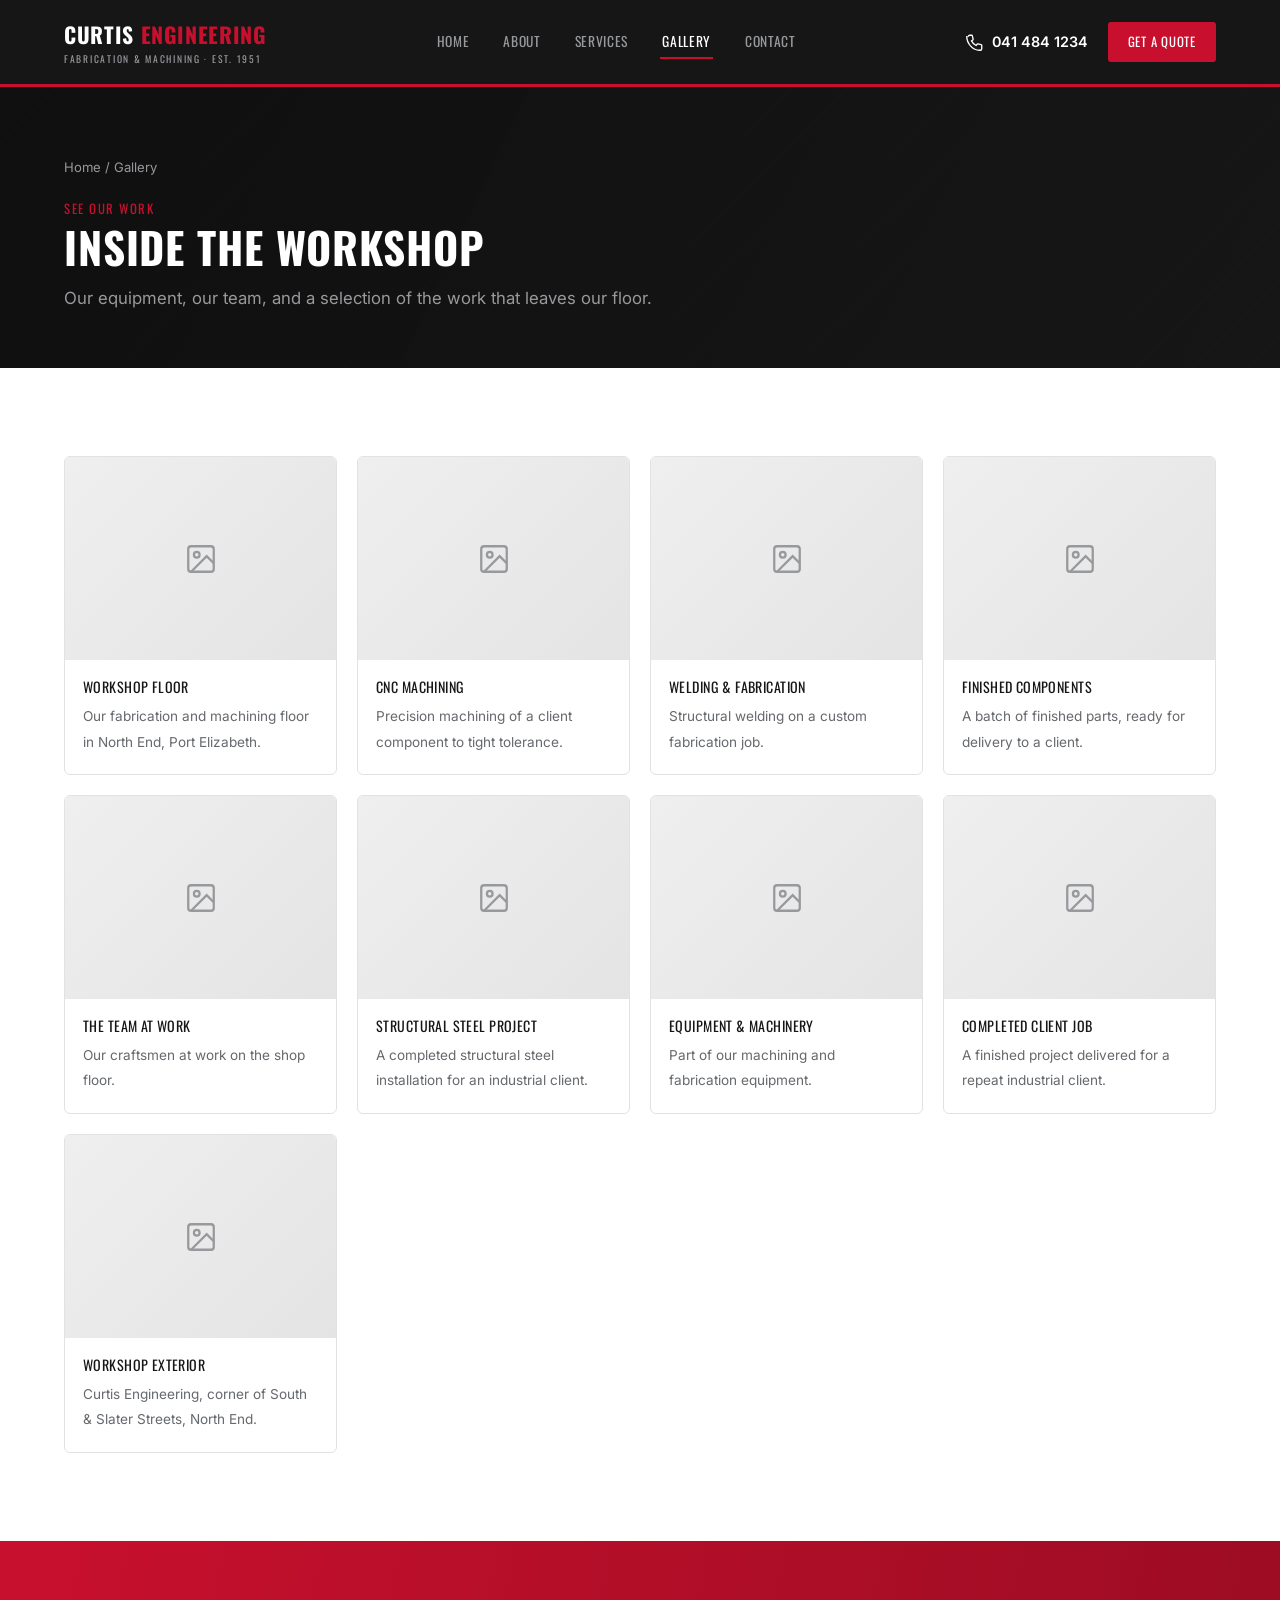
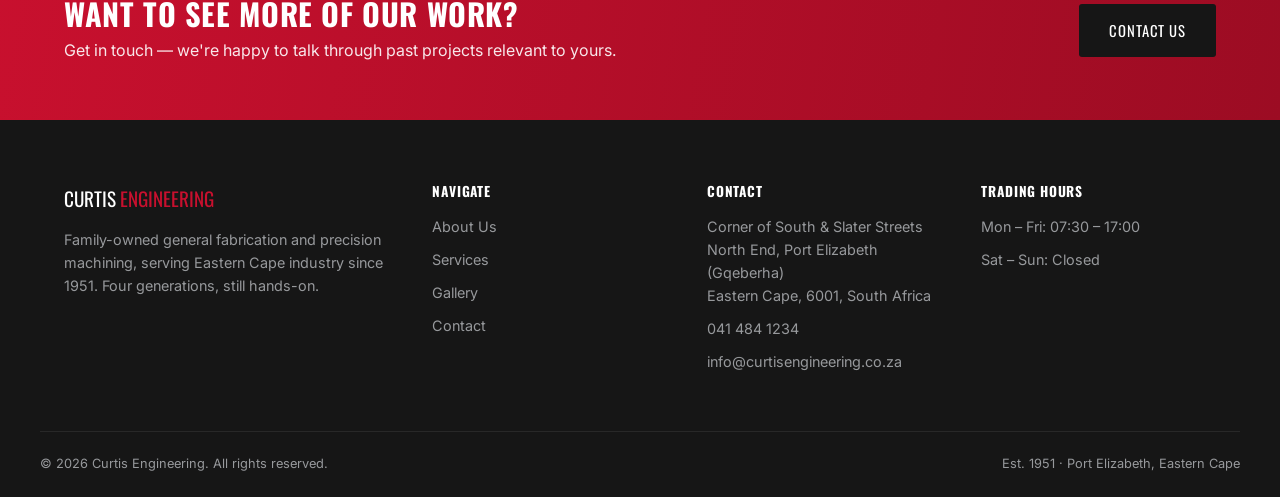
<file: gallery.html>
<!doctype html>
<html lang="en">
<head>
<meta charset="UTF-8">
<meta name="viewport" content="width=device-width, initial-scale=1">
<title>Gallery | Curtis Engineering &mdash; Workshop &amp; Projects</title>
<meta name="description" content="A look inside the Curtis Engineering workshop in Port Elizabeth: our equipment, our team at work, and completed fabrication and machining projects.">
<link rel="icon" type="image/svg+xml" href="assets/favicon.svg">
<link rel="stylesheet" href="css/style.css">
</head>
<body>

<header class="site-header">
  <nav class="nav">
    <a href="index.html" class="nav__logo">
      <span class="nav__logo-main">CURTIS<span> ENGINEERING</span></span>
      <span class="nav__logo-sub">Fabrication &amp; Machining · Est. 1951</span>
    </a>
    <ul class="nav__list">
      <li><a href="index.html" class="nav__link">Home</a></li>
      <li><a href="about.html" class="nav__link">About</a></li>
      <li><a href="services.html" class="nav__link">Services</a></li>
      <li><a href="gallery.html" class="nav__link" aria-current="page">Gallery</a></li>
      <li><a href="contact.html" class="nav__link">Contact</a></li>
      <li class="nav__list-cta"><a href="contact.html" class="btn btn--primary btn--sm">Get a Quote</a></li>
    </ul>
    <div class="nav__right">
      <a href="tel:+27414841234" class="nav__phone">
        <svg width="18" height="18" viewBox="0 0 24 24" fill="none" stroke="currentColor" stroke-width="1.8"><path d="M3 5c0-1.1.9-2 2-2h2.4c.5 0 .95.35 1.06.85l1 4.2c.1.44-.06.9-.42 1.18l-1.7 1.33a13.5 13.5 0 0 0 6.1 6.1l1.33-1.7c.28-.36.74-.52 1.18-.42l4.2 1c.5.11.85.56.85 1.06V21c0 1.1-.9 2-2 2h-1C9.4 23 1 14.6 1 4V5"/></svg>
        041 484 1234
      </a>
      <a href="contact.html" class="btn btn--primary btn--sm">Get a Quote</a>
      <button class="nav__toggle" aria-label="Toggle menu" aria-expanded="false">
        <span></span><span></span><span></span>
      </button>
    </div>
  </nav>
</header>

<main>

  <div class="page-header">
    <div class="container">
      <div class="breadcrumb"><a href="index.html">Home</a> / Gallery</div>
      <span class="page-header__eyebrow">See Our Work</span>
      <h1>Inside The Workshop</h1>
      <p>Our equipment, our team, and a selection of the work that leaves our floor.</p>
    </div>
  </div>

  <section class="section">
    <div class="container">
      <div class="gallery-grid">
        <div class="gallery-item">
          <div class="gallery-item__frame">
            <svg width="34" height="34" viewBox="0 0 24 24" fill="none" stroke="currentColor" stroke-width="1.6"><rect x="3" y="3" width="18" height="18" rx="2"/><circle cx="9" cy="9" r="2"/><path d="m21 15-5-5L5 21"/></svg>
          </div>
          <div class="gallery-item__body">
            <span class="label">Workshop Floor</span>
            <span class="sub">Our fabrication and machining floor in North End, Port Elizabeth.</span>
          </div>
        </div>
        <div class="gallery-item">
          <div class="gallery-item__frame">
            <svg width="34" height="34" viewBox="0 0 24 24" fill="none" stroke="currentColor" stroke-width="1.6"><rect x="3" y="3" width="18" height="18" rx="2"/><circle cx="9" cy="9" r="2"/><path d="m21 15-5-5L5 21"/></svg>
          </div>
          <div class="gallery-item__body">
            <span class="label">CNC Machining</span>
            <span class="sub">Precision machining of a client component to tight tolerance.</span>
          </div>
        </div>
        <div class="gallery-item">
          <div class="gallery-item__frame">
            <svg width="34" height="34" viewBox="0 0 24 24" fill="none" stroke="currentColor" stroke-width="1.6"><rect x="3" y="3" width="18" height="18" rx="2"/><circle cx="9" cy="9" r="2"/><path d="m21 15-5-5L5 21"/></svg>
          </div>
          <div class="gallery-item__body">
            <span class="label">Welding &amp; Fabrication</span>
            <span class="sub">Structural welding on a custom fabrication job.</span>
          </div>
        </div>
        <div class="gallery-item">
          <div class="gallery-item__frame">
            <svg width="34" height="34" viewBox="0 0 24 24" fill="none" stroke="currentColor" stroke-width="1.6"><rect x="3" y="3" width="18" height="18" rx="2"/><circle cx="9" cy="9" r="2"/><path d="m21 15-5-5L5 21"/></svg>
          </div>
          <div class="gallery-item__body">
            <span class="label">Finished Components</span>
            <span class="sub">A batch of finished parts, ready for delivery to a client.</span>
          </div>
        </div>
        <div class="gallery-item">
          <div class="gallery-item__frame">
            <svg width="34" height="34" viewBox="0 0 24 24" fill="none" stroke="currentColor" stroke-width="1.6"><rect x="3" y="3" width="18" height="18" rx="2"/><circle cx="9" cy="9" r="2"/><path d="m21 15-5-5L5 21"/></svg>
          </div>
          <div class="gallery-item__body">
            <span class="label">The Team At Work</span>
            <span class="sub">Our craftsmen at work on the shop floor.</span>
          </div>
        </div>
        <div class="gallery-item">
          <div class="gallery-item__frame">
            <svg width="34" height="34" viewBox="0 0 24 24" fill="none" stroke="currentColor" stroke-width="1.6"><rect x="3" y="3" width="18" height="18" rx="2"/><circle cx="9" cy="9" r="2"/><path d="m21 15-5-5L5 21"/></svg>
          </div>
          <div class="gallery-item__body">
            <span class="label">Structural Steel Project</span>
            <span class="sub">A completed structural steel installation for an industrial client.</span>
          </div>
        </div>
        <div class="gallery-item">
          <div class="gallery-item__frame">
            <svg width="34" height="34" viewBox="0 0 24 24" fill="none" stroke="currentColor" stroke-width="1.6"><rect x="3" y="3" width="18" height="18" rx="2"/><circle cx="9" cy="9" r="2"/><path d="m21 15-5-5L5 21"/></svg>
          </div>
          <div class="gallery-item__body">
            <span class="label">Equipment &amp; Machinery</span>
            <span class="sub">Part of our machining and fabrication equipment.</span>
          </div>
        </div>
        <div class="gallery-item">
          <div class="gallery-item__frame">
            <svg width="34" height="34" viewBox="0 0 24 24" fill="none" stroke="currentColor" stroke-width="1.6"><rect x="3" y="3" width="18" height="18" rx="2"/><circle cx="9" cy="9" r="2"/><path d="m21 15-5-5L5 21"/></svg>
          </div>
          <div class="gallery-item__body">
            <span class="label">Completed Client Job</span>
            <span class="sub">A finished project delivered for a repeat industrial client.</span>
          </div>
        </div>
        <div class="gallery-item">
          <div class="gallery-item__frame">
            <svg width="34" height="34" viewBox="0 0 24 24" fill="none" stroke="currentColor" stroke-width="1.6"><rect x="3" y="3" width="18" height="18" rx="2"/><circle cx="9" cy="9" r="2"/><path d="m21 15-5-5L5 21"/></svg>
          </div>
          <div class="gallery-item__body">
            <span class="label">Workshop Exterior</span>
            <span class="sub">Curtis Engineering, corner of South &amp; Slater Streets, North End.</span>
          </div>
        </div>
      </div>
    </div>
  </section>

  <div class="cta-banner">
    <div class="container cta-banner__inner">
      <div>
        <h2>Want To See More Of Our Work?</h2>
        <p>Get in touch &mdash; we're happy to talk through past projects relevant to yours.</p>
      </div>
      <a href="contact.html" class="btn btn--dark">Contact Us</a>
    </div>
  </div>

</main>

<footer class="site-footer">
  <div class="container footer__grid">
    <div class="footer__col">
      <div class="footer__logo">CURTIS<span> ENGINEERING</span></div>
      <p>Family-owned general fabrication and precision machining, serving Eastern Cape industry since 1951. Four generations, still hands-on.</p>
    </div>
    <div class="footer__col">
      <h4>Navigate</h4>
      <ul>
        <li><a href="about.html">About Us</a></li>
        <li><a href="services.html">Services</a></li>
        <li><a href="gallery.html">Gallery</a></li>
        <li><a href="contact.html">Contact</a></li>
      </ul>
    </div>
    <div class="footer__col">
      <h4>Contact</h4>
      <p>Corner of South &amp; Slater Streets<br>North End, Port Elizabeth (Gqeberha)<br>Eastern Cape, 6001, South Africa</p>
      <p><a href="tel:+27414841234">041 484 1234</a></p>
      <p><a href="mailto:info@curtisengineering.co.za">info@curtisengineering.co.za</a></p>
    </div>
    <div class="footer__col">
      <h4>Trading Hours</h4>
      <p>Mon &ndash; Fri: 07:30 &ndash; 17:00</p>
      <p>Sat &ndash; Sun: Closed</p>
    </div>
  </div>
  <div class="container footer__bottom">
    <span>&copy; <span id="year"></span> Curtis Engineering. All rights reserved.</span>
    <span>Est. 1951 &middot; Port Elizabeth, Eastern Cape</span>
  </div>
</footer>

<script src="js/main.js"></script>
</body>
</html>
</file>
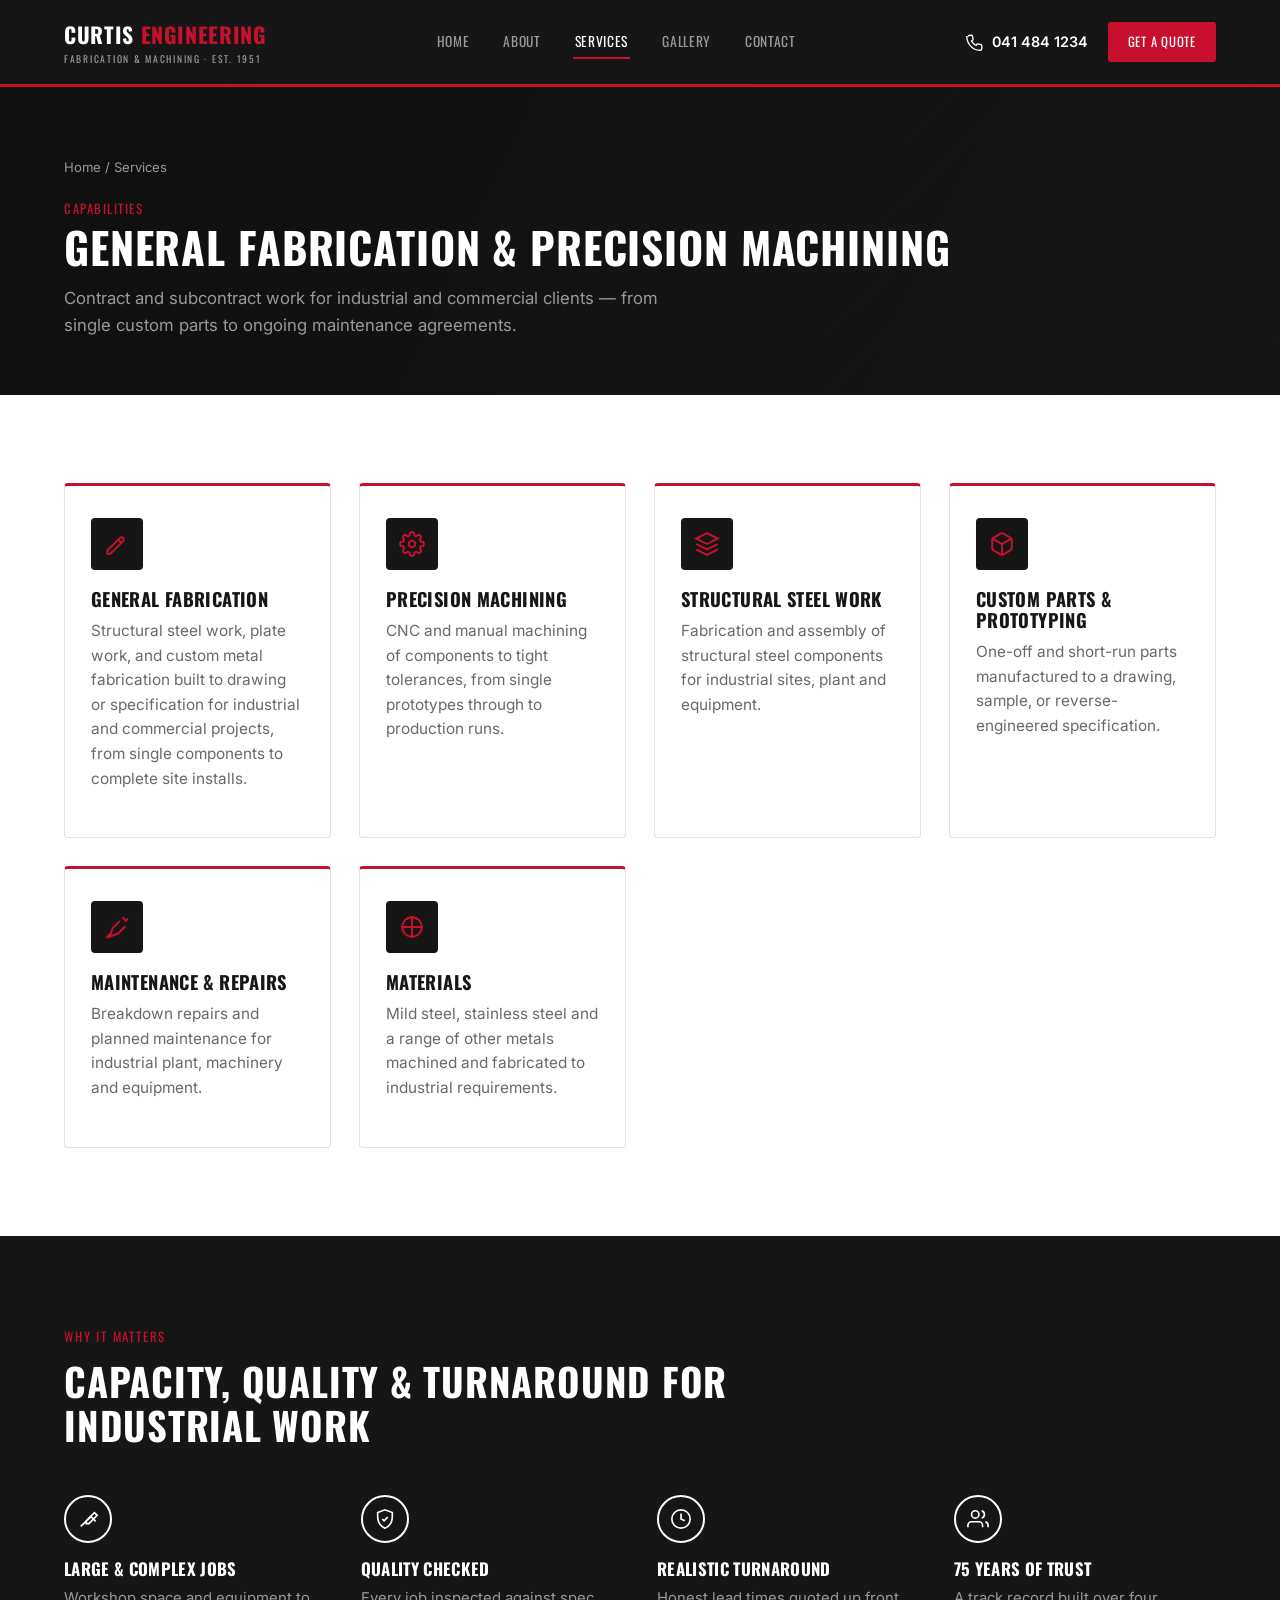
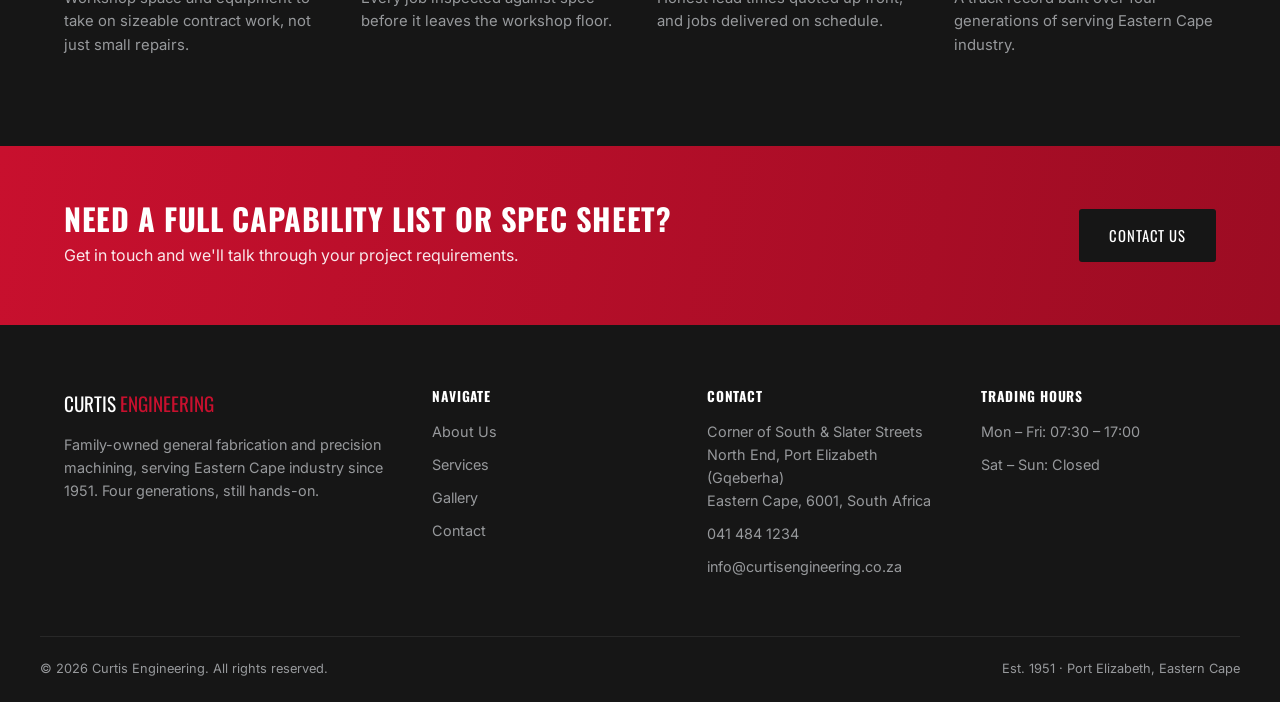
<file: services.html>
<!doctype html>
<html lang="en">
<head>
<meta charset="UTF-8">
<meta name="viewport" content="width=device-width, initial-scale=1">
<title>Services | Fabrication &amp; Machining &mdash; Curtis Engineering</title>
<meta name="description" content="General fabrication and precision machining services for industry in Port Elizabeth and the Eastern Cape: CNC and manual machining, welding, structural steel work, custom parts and maintenance.">
<link rel="icon" type="image/svg+xml" href="assets/favicon.svg">
<link rel="stylesheet" href="css/style.css">
</head>
<body>

<header class="site-header">
  <nav class="nav">
    <a href="index.html" class="nav__logo">
      <span class="nav__logo-main">CURTIS<span> ENGINEERING</span></span>
      <span class="nav__logo-sub">Fabrication &amp; Machining · Est. 1951</span>
    </a>
    <ul class="nav__list">
      <li><a href="index.html" class="nav__link">Home</a></li>
      <li><a href="about.html" class="nav__link">About</a></li>
      <li><a href="services.html" class="nav__link" aria-current="page">Services</a></li>
      <li><a href="gallery.html" class="nav__link">Gallery</a></li>
      <li><a href="contact.html" class="nav__link">Contact</a></li>
      <li class="nav__list-cta"><a href="contact.html" class="btn btn--primary btn--sm">Get a Quote</a></li>
    </ul>
    <div class="nav__right">
      <a href="tel:+27414841234" class="nav__phone">
        <svg width="18" height="18" viewBox="0 0 24 24" fill="none" stroke="currentColor" stroke-width="1.8"><path d="M3 5c0-1.1.9-2 2-2h2.4c.5 0 .95.35 1.06.85l1 4.2c.1.44-.06.9-.42 1.18l-1.7 1.33a13.5 13.5 0 0 0 6.1 6.1l1.33-1.7c.28-.36.74-.52 1.18-.42l4.2 1c.5.11.85.56.85 1.06V21c0 1.1-.9 2-2 2h-1C9.4 23 1 14.6 1 4V5"/></svg>
        041 484 1234
      </a>
      <a href="contact.html" class="btn btn--primary btn--sm">Get a Quote</a>
      <button class="nav__toggle" aria-label="Toggle menu" aria-expanded="false">
        <span></span><span></span><span></span>
      </button>
    </div>
  </nav>
</header>

<main>

  <div class="page-header">
    <div class="container">
      <div class="breadcrumb"><a href="index.html">Home</a> / Services</div>
      <span class="page-header__eyebrow">Capabilities</span>
      <h1>General Fabrication &amp; Precision Machining</h1>
      <p>Contract and subcontract work for industrial and commercial clients &mdash; from single custom parts to ongoing maintenance agreements.</p>
    </div>
  </div>

  <section class="section">
    <div class="container">
      <div class="card-grid">
        <div class="card">
          <div class="card__icon">
            <svg width="26" height="26" viewBox="0 0 24 24" fill="none" stroke="currentColor" stroke-width="1.8"><path d="M14.7 6.3 3 18v3h3L17.7 9.3a2 2 0 0 0 0-2.83l-.17-.17a2 2 0 0 0-2.83 0Z"/><path d="M13 8l3 3"/></svg>
          </div>
          <h3 class="card__title">General Fabrication</h3>
          <p class="card__text">Structural steel work, plate work, and custom metal fabrication built to drawing or specification for industrial and commercial projects, from single components to complete site installs.</p>
        </div>

        <div class="card">
          <div class="card__icon">
            <svg width="26" height="26" viewBox="0 0 24 24" fill="none" stroke="currentColor" stroke-width="1.8"><circle cx="12" cy="12" r="3"/><path d="M19.4 15a1.65 1.65 0 0 0 .33 1.82l.06.06a2 2 0 1 1-2.83 2.83l-.06-.06a1.65 1.65 0 0 0-1.82-.33 1.65 1.65 0 0 0-1 1.51V21a2 2 0 0 1-4 0v-.09A1.65 1.65 0 0 0 9 19.4a1.65 1.65 0 0 0-1.82.33l-.06.06a2 2 0 1 1-2.83-2.83l.06-.06A1.65 1.65 0 0 0 4.68 15a1.65 1.65 0 0 0-1.51-1H3a2 2 0 0 1 0-4h.09A1.65 1.65 0 0 0 4.6 9a1.65 1.65 0 0 0-.33-1.82l-.06-.06a2 2 0 1 1 2.83-2.83l.06.06A1.65 1.65 0 0 0 9 4.68a1.65 1.65 0 0 0 1-1.51V3a2 2 0 0 1 4 0v.09a1.65 1.65 0 0 0 1 1.51 1.65 1.65 0 0 0 1.82-.33l.06-.06a2 2 0 1 1 2.83 2.83l-.06.06A1.65 1.65 0 0 0 19.4 9c.14.36.4.68.75.86.24.13.5.19.76.14H21a2 2 0 0 1 0 4h-.09a1.65 1.65 0 0 0-1.51 1Z"/></svg>
          </div>
          <h3 class="card__title">Precision Machining</h3>
          <p class="card__text">CNC and manual machining of components to tight tolerances, from single prototypes through to production runs.</p>
        </div>

        <div class="card">
          <div class="card__icon">
            <svg width="26" height="26" viewBox="0 0 24 24" fill="none" stroke="currentColor" stroke-width="1.8"><path d="M12 2 2 7l10 5 10-5-10-5Z"/><path d="m2 17 10 5 10-5"/><path d="m2 12 10 5 10-5"/></svg>
          </div>
          <h3 class="card__title">Structural Steel Work</h3>
          <p class="card__text">Fabrication and assembly of structural steel components for industrial sites, plant and equipment.</p>
        </div>

        <div class="card">
          <div class="card__icon">
            <svg width="26" height="26" viewBox="0 0 24 24" fill="none" stroke="currentColor" stroke-width="1.8"><path d="M21 16V8a2 2 0 0 0-1-1.73l-7-4a2 2 0 0 0-2 0l-7 4A2 2 0 0 0 3 8v8a2 2 0 0 0 1 1.73l7 4a2 2 0 0 0 2 0l7-4A2 2 0 0 0 21 16Z"/><path d="M3.27 6.96 12 12l8.73-5.04"/><path d="M12 22.08V12"/></svg>
          </div>
          <h3 class="card__title">Custom Parts &amp; Prototyping</h3>
          <p class="card__text">One-off and short-run parts manufactured to a drawing, sample, or reverse-engineered specification.</p>
        </div>

        <div class="card">
          <div class="card__icon">
            <svg width="26" height="26" viewBox="0 0 24 24" fill="none" stroke="currentColor" stroke-width="1.8"><path d="M14.7 6.3 8 13l-3 8 8-3 6.7-6.7"/><path d="M2 22l3.5-3.5"/><path d="m17 3 4 4"/><path d="M20.5 5.5 22 4"/></svg>
          </div>
          <h3 class="card__title">Maintenance &amp; Repairs</h3>
          <p class="card__text">Breakdown repairs and planned maintenance for industrial plant, machinery and equipment.</p>
        </div>

        <div class="card">
          <div class="card__icon">
            <svg width="26" height="26" viewBox="0 0 24 24" fill="none" stroke="currentColor" stroke-width="1.8"><path d="M12 2v20M2 12h20"/><circle cx="12" cy="12" r="9"/></svg>
          </div>
          <h3 class="card__title">Materials</h3>
          <p class="card__text">Mild steel, stainless steel and a range of other metals machined and fabricated to industrial requirements.</p>
        </div>
      </div>
    </div>
  </section>

  <section class="section section--dark">
    <div class="container">
      <div class="section__header">
        <span class="section__eyebrow">Why It Matters</span>
        <h2 class="section__title">Capacity, Quality &amp; Turnaround For Industrial Work</h2>
      </div>
      <div class="feature-row">
        <div class="feature">
          <div class="feature__icon">
            <svg width="22" height="22" viewBox="0 0 24 24" fill="none" stroke="currentColor" stroke-width="1.8"><path d="m20.4 14.5-5-5L4 20"/><path d="m21 7-2-2-9 9v3h3l9-9Z"/></svg>
          </div>
          <h3>Large &amp; Complex Jobs</h3>
          <p>Workshop space and equipment to take on sizeable contract work, not just small repairs.</p>
        </div>
        <div class="feature">
          <div class="feature__icon">
            <svg width="22" height="22" viewBox="0 0 24 24" fill="none" stroke="currentColor" stroke-width="1.8"><path d="m9 12 2 2 4-4"/><path d="M12 22c6-2.5 8-7.5 8-13V5l-8-3-8 3v4c0 5.5 2 10.5 8 13Z"/></svg>
          </div>
          <h3>Quality Checked</h3>
          <p>Every job inspected against spec before it leaves the workshop floor.</p>
        </div>
        <div class="feature">
          <div class="feature__icon">
            <svg width="22" height="22" viewBox="0 0 24 24" fill="none" stroke="currentColor" stroke-width="1.8"><circle cx="12" cy="12" r="10"/><path d="M12 6v6l4 2"/></svg>
          </div>
          <h3>Realistic Turnaround</h3>
          <p>Honest lead times quoted up front, and jobs delivered on schedule.</p>
        </div>
        <div class="feature">
          <div class="feature__icon">
            <svg width="22" height="22" viewBox="0 0 24 24" fill="none" stroke="currentColor" stroke-width="1.8"><path d="M17 21v-2a4 4 0 0 0-4-4H5a4 4 0 0 0-4 4v2"/><circle cx="9" cy="7" r="4"/><path d="M23 21v-2a4 4 0 0 0-3-3.87"/><path d="M16 3.13a4 4 0 0 1 0 7.75"/></svg>
          </div>
          <h3>75 Years Of Trust</h3>
          <p>A track record built over four generations of serving Eastern Cape industry.</p>
        </div>
      </div>
    </div>
  </section>

  <div class="cta-banner">
    <div class="container cta-banner__inner">
      <div>
        <h2>Need A Full Capability List Or Spec Sheet?</h2>
        <p>Get in touch and we'll talk through your project requirements.</p>
      </div>
      <a href="contact.html" class="btn btn--dark">Contact Us</a>
    </div>
  </div>

</main>

<footer class="site-footer">
  <div class="container footer__grid">
    <div class="footer__col">
      <div class="footer__logo">CURTIS<span> ENGINEERING</span></div>
      <p>Family-owned general fabrication and precision machining, serving Eastern Cape industry since 1951. Four generations, still hands-on.</p>
    </div>
    <div class="footer__col">
      <h4>Navigate</h4>
      <ul>
        <li><a href="about.html">About Us</a></li>
        <li><a href="services.html">Services</a></li>
        <li><a href="gallery.html">Gallery</a></li>
        <li><a href="contact.html">Contact</a></li>
      </ul>
    </div>
    <div class="footer__col">
      <h4>Contact</h4>
      <p>Corner of South &amp; Slater Streets<br>North End, Port Elizabeth (Gqeberha)<br>Eastern Cape, 6001, South Africa</p>
      <p><a href="tel:+27414841234">041 484 1234</a></p>
      <p><a href="mailto:info@curtisengineering.co.za">info@curtisengineering.co.za</a></p>
    </div>
    <div class="footer__col">
      <h4>Trading Hours</h4>
      <p>Mon &ndash; Fri: 07:30 &ndash; 17:00</p>
      <p>Sat &ndash; Sun: Closed</p>
    </div>
  </div>
  <div class="container footer__bottom">
    <span>&copy; <span id="year"></span> Curtis Engineering. All rights reserved.</span>
    <span>Est. 1951 &middot; Port Elizabeth, Eastern Cape</span>
  </div>
</footer>

<script src="js/main.js"></script>
</body>
</html>
</file>
<file: css/style.css>
/* ==========================================================================
   Curtis Engineering — Design System
   ========================================================================== */

@import url('https://fonts.googleapis.com/css2?family=Oswald:wght@400;500;600;700&family=Inter:wght@400;500;600;700&display=swap');

:root {
  /* Colors */
  --black: #161616;
  --black-soft: #212121;
  --grey-dark: #55585c;
  --grey-mid: #97999c;
  --grey-bg: #f4f4f4;
  --grey-line: #e2e2e2;
  --white: #ffffff;
  --red: #c8102e;
  --red-dark: #9c0c23;
  --text-body: #2b2b2b;
  --text-muted: #66696d;

  /* Type */
  --font-heading: 'Oswald', 'Arial Narrow', sans-serif;
  --font-body: 'Inter', -apple-system, BlinkMacSystemFont, sans-serif;

  /* Layout */
  --container-w: 1200px;
  --header-h: 84px;
}

/* ---- Reset ---- */
* { box-sizing: border-box; margin: 0; padding: 0; }
html { scroll-behavior: smooth; }
body {
  font-family: var(--font-body);
  color: var(--text-body);
  background: var(--white);
  line-height: 1.6;
  -webkit-font-smoothing: antialiased;
}
img { max-width: 100%; display: block; }
a { color: inherit; text-decoration: none; }
ul { list-style: none; }
button { font-family: inherit; cursor: pointer; border: none; background: none; }
h1, h2, h3, h4 {
  font-family: var(--font-heading);
  text-transform: uppercase;
  letter-spacing: 0.02em;
  line-height: 1.15;
  color: var(--black);
}
.container {
  max-width: var(--container-w);
  margin: 0 auto;
  padding: 0 24px;
}

/* ---- Utility ---- */
.section { padding: 88px 0; }
.section--alt { background: var(--grey-bg); }
.section--dark { background: var(--black); color: var(--grey-mid); }
.section--dark h2, .section--dark h3 { color: var(--white); }
.section__header { max-width: 680px; margin: 0 0 48px; }
.section__eyebrow {
  display: inline-block;
  font-family: var(--font-heading);
  font-size: 0.8rem;
  letter-spacing: 0.14em;
  color: var(--red);
  text-transform: uppercase;
  margin-bottom: 12px;
}
.section__title { font-size: clamp(1.7rem, 3vw, 2.4rem); margin-bottom: 14px; }
.section__subtitle { font-size: 1.05rem; color: var(--text-muted); }
.section--dark .section__subtitle { color: var(--grey-mid); }
.text-center { text-align: center; margin-left: auto; margin-right: auto; }

/* ---- Buttons ---- */
.btn {
  display: inline-flex;
  align-items: center;
  gap: 8px;
  font-family: var(--font-heading);
  font-size: 0.92rem;
  letter-spacing: 0.06em;
  text-transform: uppercase;
  padding: 15px 30px;
  border-radius: 3px;
  transition: all 0.2s ease;
  white-space: nowrap;
}
.btn--primary { background: var(--red); color: var(--white); }
.btn--primary:hover { background: var(--red-dark); transform: translateY(-1px); }
.btn--outline {
  background: transparent;
  border: 2px solid rgba(255,255,255,0.55);
  color: var(--white);
}
.btn--outline:hover { border-color: var(--white); background: rgba(255,255,255,0.08); }
.btn--dark { background: var(--black); color: var(--white); }
.btn--dark:hover { background: var(--black-soft); }
.btn--sm { padding: 10px 20px; font-size: 0.8rem; }

/* ---- Header / Nav ---- */
.site-header {
  position: sticky;
  top: 0;
  z-index: 100;
  background: var(--black);
  border-bottom: 3px solid var(--red);
}
.nav {
  height: var(--header-h);
  display: flex;
  align-items: center;
  justify-content: space-between;
  max-width: var(--container-w);
  margin: 0 auto;
  padding: 0 24px;
}
.nav__logo {
  display: flex;
  flex-direction: column;
  color: var(--white);
  font-family: var(--font-heading);
}
.nav__logo-main { font-size: 1.35rem; font-weight: 700; letter-spacing: 0.03em; }
.nav__logo-main span { color: var(--red); }
.nav__logo-sub { font-size: 0.6rem; letter-spacing: 0.18em; color: var(--grey-mid); text-transform: uppercase; }
.nav__list {
  display: flex;
  align-items: center;
  gap: 30px;
}
.nav__link {
  font-family: var(--font-heading);
  font-size: 0.85rem;
  letter-spacing: 0.05em;
  text-transform: uppercase;
  color: var(--grey-mid);
  padding: 6px 2px;
  border-bottom: 2px solid transparent;
  transition: color 0.15s ease, border-color 0.15s ease;
}
.nav__link:hover, .nav__link[aria-current="page"] { color: var(--white); border-color: var(--red); }
.nav__right { display: flex; align-items: center; gap: 20px; }
.nav__phone {
  display: flex;
  align-items: center;
  gap: 8px;
  color: var(--white);
  font-size: 0.9rem;
  font-weight: 600;
}
.nav__phone svg { flex-shrink: 0; }
.nav__toggle {
  display: none;
  flex-direction: column;
  gap: 5px;
  width: 30px;
  flex-shrink: 0;
}
.nav__toggle span { display: block; height: 2px; background: var(--white); border-radius: 2px; }
.nav__list-cta { display: none; }

@media (max-width: 900px) {
  .nav__toggle { display: flex; }
  .nav__list {
    position: absolute;
    top: var(--header-h);
    left: 0;
    right: 0;
    background: var(--black-soft);
    flex-direction: column;
    align-items: flex-start;
    padding: 20px 24px 28px;
    gap: 16px;
    display: none;
    border-bottom: 3px solid var(--red);
  }
  .nav__list.is-open { display: flex; }
  .nav__list-cta { display: block; margin-top: 6px; }
  .nav__phone { display: none; }
  .nav__right .btn--primary { display: none; }
}

/* ---- Hero ---- */
.hero {
  position: relative;
  min-height: 86vh;
  display: flex;
  align-items: center;
  background:
    linear-gradient(115deg, rgba(15,15,15,0.94) 30%, rgba(15,15,15,0.74) 100%),
    repeating-linear-gradient(135deg, #202020 0px, #202020 2px, #161616 2px, #161616 40px);
  color: var(--white);
  overflow: hidden;
}
.hero::after {
  content: '';
  position: absolute;
  right: -10%;
  bottom: -20%;
  width: 60%;
  height: 140%;
  background: repeating-linear-gradient(45deg, rgba(200,16,46,0.08) 0, rgba(200,16,46,0.08) 2px, transparent 2px, transparent 26px);
  pointer-events: none;
}
.hero__content { max-width: 700px; padding: 60px 0; position: relative; z-index: 1; }
.hero__badge {
  display: inline-block;
  font-family: var(--font-heading);
  font-size: 0.78rem;
  letter-spacing: 0.14em;
  text-transform: uppercase;
  color: var(--red);
  border: 1px solid var(--red);
  padding: 6px 14px;
  border-radius: 3px;
  margin-bottom: 22px;
}
.hero__title { font-size: clamp(2.2rem, 5vw, 3.6rem); color: var(--white); margin-bottom: 20px; }
.hero__title em { font-style: normal; color: var(--red); }
.hero__subtitle { font-size: 1.15rem; color: var(--grey-mid); max-width: 560px; margin-bottom: 36px; }
.hero__actions { display: flex; gap: 16px; flex-wrap: wrap; }

/* ---- Trust bar ---- */
.trust-bar { background: var(--black-soft); border-top: 1px solid rgba(255,255,255,0.08); }
.trust-bar__grid {
  display: grid;
  grid-template-columns: repeat(4, 1fr);
}
.trust-bar__item {
  text-align: center;
  padding: 30px 16px;
  border-left: 1px solid rgba(255,255,255,0.09);
}
.trust-bar__item:first-child { border-left: none; }
.trust-bar__number { font-family: var(--font-heading); font-size: 1.7rem; color: var(--white); }
.trust-bar__label { font-size: 0.78rem; letter-spacing: 0.06em; text-transform: uppercase; color: var(--grey-mid); margin-top: 4px; }
@media (max-width: 800px) {
  .trust-bar__grid { grid-template-columns: repeat(2, 1fr); }
  .trust-bar__item:nth-child(3) { border-left: none; }
}

/* ---- Page header (sub-pages) ---- */
.page-header {
  background:
    linear-gradient(115deg, rgba(15,15,15,0.95), rgba(22,22,22,0.9)),
    repeating-linear-gradient(135deg, #202020 0px, #202020 2px, #161616 2px, #161616 40px);
  color: var(--white);
  padding: 70px 0 56px;
}
.page-header__eyebrow { color: var(--red); font-family: var(--font-heading); letter-spacing: 0.12em; font-size: 0.8rem; text-transform: uppercase; margin-bottom: 10px; }
.page-header h1 { color: var(--white); font-size: clamp(1.9rem, 4vw, 2.7rem); }
.page-header p { color: var(--grey-mid); max-width: 620px; margin-top: 14px; font-size: 1.05rem; }
.breadcrumb { font-size: 0.82rem; color: var(--grey-mid); margin-bottom: 18px; }
.breadcrumb a:hover { color: var(--red); }

/* ---- Cards / grid ---- */
.card-grid { display: grid; grid-template-columns: repeat(auto-fit, minmax(260px, 1fr)); gap: 28px; }
.card {
  background: var(--white);
  border: 1px solid var(--grey-line);
  border-top: 3px solid var(--red);
  border-radius: 4px;
  padding: 32px 26px;
  transition: box-shadow 0.2s ease, transform 0.2s ease;
}
.card:hover { box-shadow: 0 14px 30px rgba(0,0,0,0.1); transform: translateY(-3px); }
.card__icon {
  width: 52px; height: 52px;
  display: flex; align-items: center; justify-content: center;
  background: var(--black);
  color: var(--red);
  border-radius: 4px;
  margin-bottom: 18px;
}
.card__title { font-size: 1.15rem; margin-bottom: 10px; }
.card__text { color: var(--text-muted); font-size: 0.96rem; margin-bottom: 14px; }
.card__link { font-family: var(--font-heading); font-size: 0.82rem; letter-spacing: 0.05em; text-transform: uppercase; color: var(--red-dark); }
.card__link:hover { text-decoration: underline; }

/* ---- Why choose us / icon row ---- */
.feature-row { display: grid; grid-template-columns: repeat(auto-fit, minmax(230px, 1fr)); gap: 34px; }
.feature { text-align: left; }
.feature__icon {
  width: 48px; height: 48px;
  display: flex; align-items: center; justify-content: center;
  border: 2px solid var(--red);
  border-radius: 50%;
  color: var(--red);
  margin-bottom: 16px;
}
.section--dark .feature__icon { color: var(--white); border-color: var(--white); }
.feature h3 { font-size: 1.05rem; margin-bottom: 8px; }
.feature p { color: var(--text-muted); font-size: 0.93rem; }
.section--dark .feature p { color: var(--grey-mid); }

/* ---- CTA banner ---- */
.cta-banner {
  background: linear-gradient(100deg, var(--red), var(--red-dark));
  color: var(--white);
  padding: 56px 0;
}
.cta-banner__inner { display: flex; align-items: center; justify-content: space-between; flex-wrap: wrap; gap: 24px; }
.cta-banner h2 { color: var(--white); font-size: clamp(1.4rem, 2.6vw, 1.9rem); margin-bottom: 6px; }
.cta-banner p { color: rgba(255,255,255,0.9); }
.cta-banner .btn--dark:hover { background: #000; }

/* ---- Timeline (About) ---- */
.timeline { position: relative; max-width: 900px; margin: 0 auto; padding-top: 10px; }
.timeline::before {
  content: '';
  position: absolute;
  left: 50%;
  top: 0; bottom: 0;
  width: 2px;
  background: var(--grey-line);
  transform: translateX(-50%);
}
.timeline__item {
  position: relative;
  width: 50%;
  padding: 0 44px 56px;
}
.timeline__item:nth-child(odd) { left: 0; text-align: right; }
.timeline__item:nth-child(even) { left: 50%; text-align: left; }
.timeline__dot {
  position: absolute;
  top: 4px;
  width: 16px; height: 16px;
  background: var(--red);
  border: 3px solid var(--white);
  outline: 2px solid var(--red);
  border-radius: 50%;
}
.timeline__item:nth-child(odd) .timeline__dot { right: -9px; }
.timeline__item:nth-child(even) .timeline__dot { left: -9px; }
.timeline__year { font-family: var(--font-heading); color: var(--red-dark); font-size: 1.1rem; letter-spacing: 0.04em; margin-bottom: 6px; }
.timeline__item h3 { font-size: 1.1rem; margin-bottom: 8px; }
.timeline__item p { color: var(--text-muted); font-size: 0.93rem; }

@media (max-width: 720px) {
  .timeline::before { left: 12px; }
  .timeline__item, .timeline__item:nth-child(even) { width: 100%; left: 0; text-align: left; padding: 0 0 40px 44px; }
  .timeline__item:nth-child(odd) .timeline__dot, .timeline__item:nth-child(even) .timeline__dot { left: 3px; right: auto; }
}

/* ---- Then & Now photo block ---- */
.then-now { display: grid; grid-template-columns: 1fr 1fr; gap: 24px; }
.then-now__frame {
  aspect-ratio: 4/3;
  border-radius: 6px;
  border: 1px solid var(--grey-line);
  background: var(--grey-bg);
  display: flex; flex-direction: column; align-items: center; justify-content: center;
  gap: 10px; color: var(--text-muted); text-align: center; padding: 20px;
}
.then-now__frame span.label { font-family: var(--font-heading); text-transform: uppercase; letter-spacing: 0.05em; font-size: 0.82rem; color: var(--grey-dark); }
@media (max-width: 640px) { .then-now { grid-template-columns: 1fr; } }

/* ---- Gallery ---- */
.gallery-grid { display: grid; grid-template-columns: repeat(auto-fit, minmax(260px, 1fr)); gap: 20px; }
.gallery-item {
  border-radius: 6px;
  border: 1px solid var(--grey-line);
  background: var(--white);
  overflow: hidden;
  transition: box-shadow 0.2s ease, transform 0.2s ease;
}
.gallery-item:hover { box-shadow: 0 14px 30px rgba(0,0,0,0.1); transform: translateY(-3px); }
.gallery-item__frame {
  aspect-ratio: 4/3;
  background: linear-gradient(135deg, #efefef, #e4e4e4);
  display: flex; align-items: center; justify-content: center;
  color: var(--grey-mid);
}
.gallery-item__body { padding: 16px 18px 20px; }
.gallery-item .label { font-family: var(--font-heading); text-transform: uppercase; font-size: 0.88rem; letter-spacing: 0.03em; color: var(--black); display: block; margin-bottom: 4px; }
.gallery-item .sub { font-size: 0.85rem; color: var(--text-muted); }

/* ---- Contact page ---- */
.contact-grid { display: grid; grid-template-columns: 0.85fr 1.15fr; gap: 50px; }
@media (max-width: 900px) { .contact-grid { grid-template-columns: 1fr; } }
.contact-info__item { display: flex; gap: 16px; margin-bottom: 26px; }
.contact-info__icon {
  width: 44px; height: 44px; flex-shrink: 0;
  background: var(--black); color: var(--red);
  border-radius: 4px; display: flex; align-items: center; justify-content: center;
}
.contact-info__item h3 { font-size: 0.95rem; margin-bottom: 4px; }
.contact-info__item p { color: var(--text-muted); font-size: 0.94rem; }
.map-embed {
  width: 100%; aspect-ratio: 16/10; border: 1px solid var(--grey-line); border-radius: 6px; overflow: hidden; margin-top: 8px;
}
.map-embed iframe { width: 100%; height: 100%; border: 0; }

.form-card { background: var(--grey-bg); border: 1px solid var(--grey-line); border-radius: 8px; padding: 36px; }
.form-row { display: grid; grid-template-columns: 1fr 1fr; gap: 18px; }
@media (max-width: 560px) { .form-row { grid-template-columns: 1fr; } }
.form-group { margin-bottom: 18px; }
.form-group label { display: block; font-size: 0.82rem; font-weight: 600; color: var(--black-soft); margin-bottom: 6px; text-transform: uppercase; letter-spacing: 0.03em; }
.form-group input, .form-group select, .form-group textarea {
  width: 100%;
  padding: 12px 14px;
  border: 1px solid var(--grey-line);
  border-radius: 4px;
  font-family: var(--font-body);
  font-size: 0.95rem;
  background: var(--white);
  color: var(--text-body);
}
.form-group input:focus, .form-group select:focus, .form-group textarea:focus {
  outline: none; border-color: var(--red); box-shadow: 0 0 0 3px rgba(200,16,46,0.15);
}
.form-note { font-size: 0.8rem; color: var(--text-muted); margin-top: 14px; }
#form-status { margin-top: 16px; font-size: 0.92rem; font-weight: 600; display: none; }
#form-status.is-visible { display: block; }
#form-status.success { color: #1a7a3c; }

/* ---- Footer ---- */
.site-footer { background: var(--black); color: var(--grey-mid); padding: 64px 0 0; }
.footer__grid { display: grid; grid-template-columns: 1.4fr 1fr 1fr 1fr; gap: 40px; padding-bottom: 48px; border-bottom: 1px solid rgba(255,255,255,0.08); }
@media (max-width: 800px) { .footer__grid { grid-template-columns: 1fr 1fr; } }
@media (max-width: 480px) { .footer__grid { grid-template-columns: 1fr; } }
.footer__logo { font-family: var(--font-heading); color: var(--white); font-size: 1.2rem; margin-bottom: 14px; }
.footer__logo span { color: var(--red); }
.footer__col h4 { color: var(--white); font-size: 0.85rem; letter-spacing: 0.06em; margin-bottom: 16px; }
.footer__col p, .footer__col li { font-size: 0.9rem; margin-bottom: 10px; }
.footer__col a:hover { color: var(--red); }
.footer__bottom {
  display: flex; justify-content: space-between; align-items: center; flex-wrap: wrap; gap: 10px;
  padding: 22px 0; font-size: 0.8rem; color: var(--grey-mid);
}

/* ---- Misc ---- */
.badge-row { display: flex; gap: 12px; flex-wrap: wrap; margin-top: 26px; }
.badge {
  font-family: var(--font-heading);
  font-size: 0.75rem;
  letter-spacing: 0.05em;
  text-transform: uppercase;
  background: rgba(255,255,255,0.08);
  border: 1px solid rgba(255,255,255,0.18);
  color: var(--white);
  padding: 7px 14px;
  border-radius: 3px;
}
</file>
